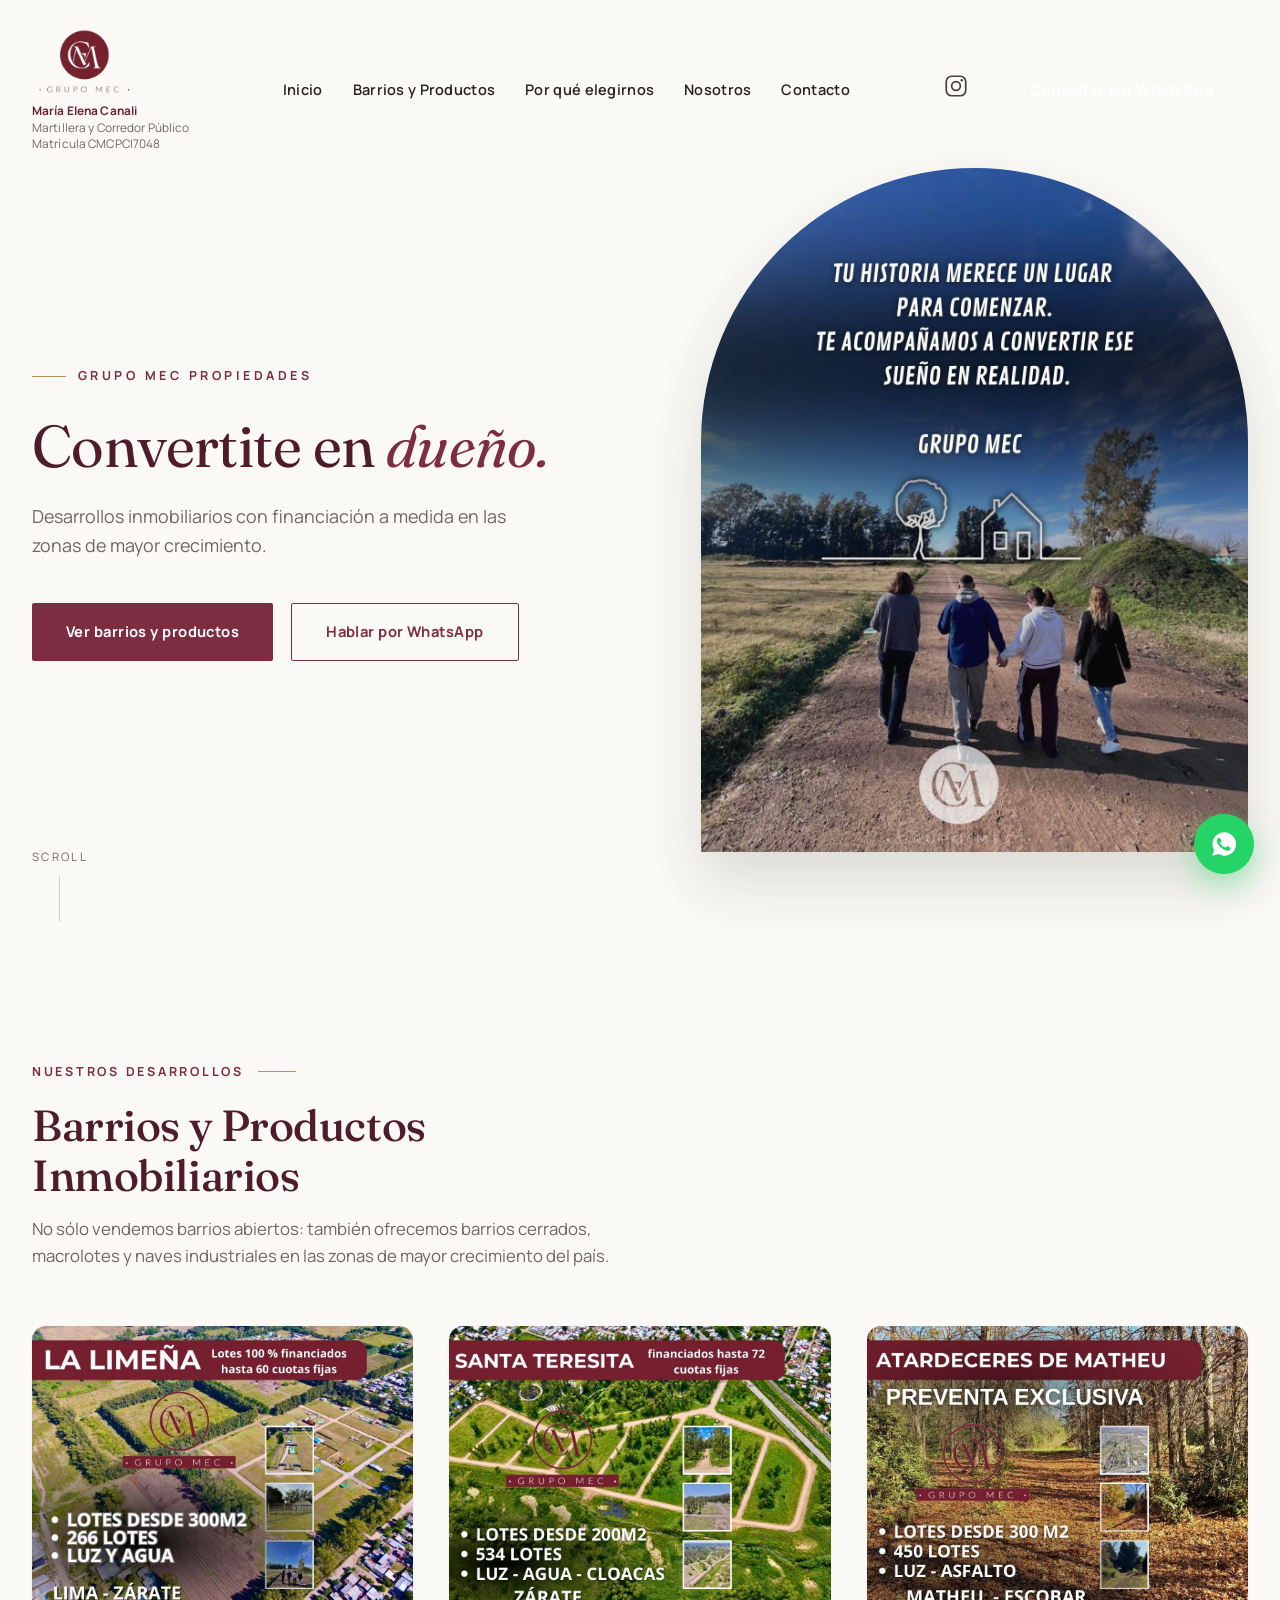
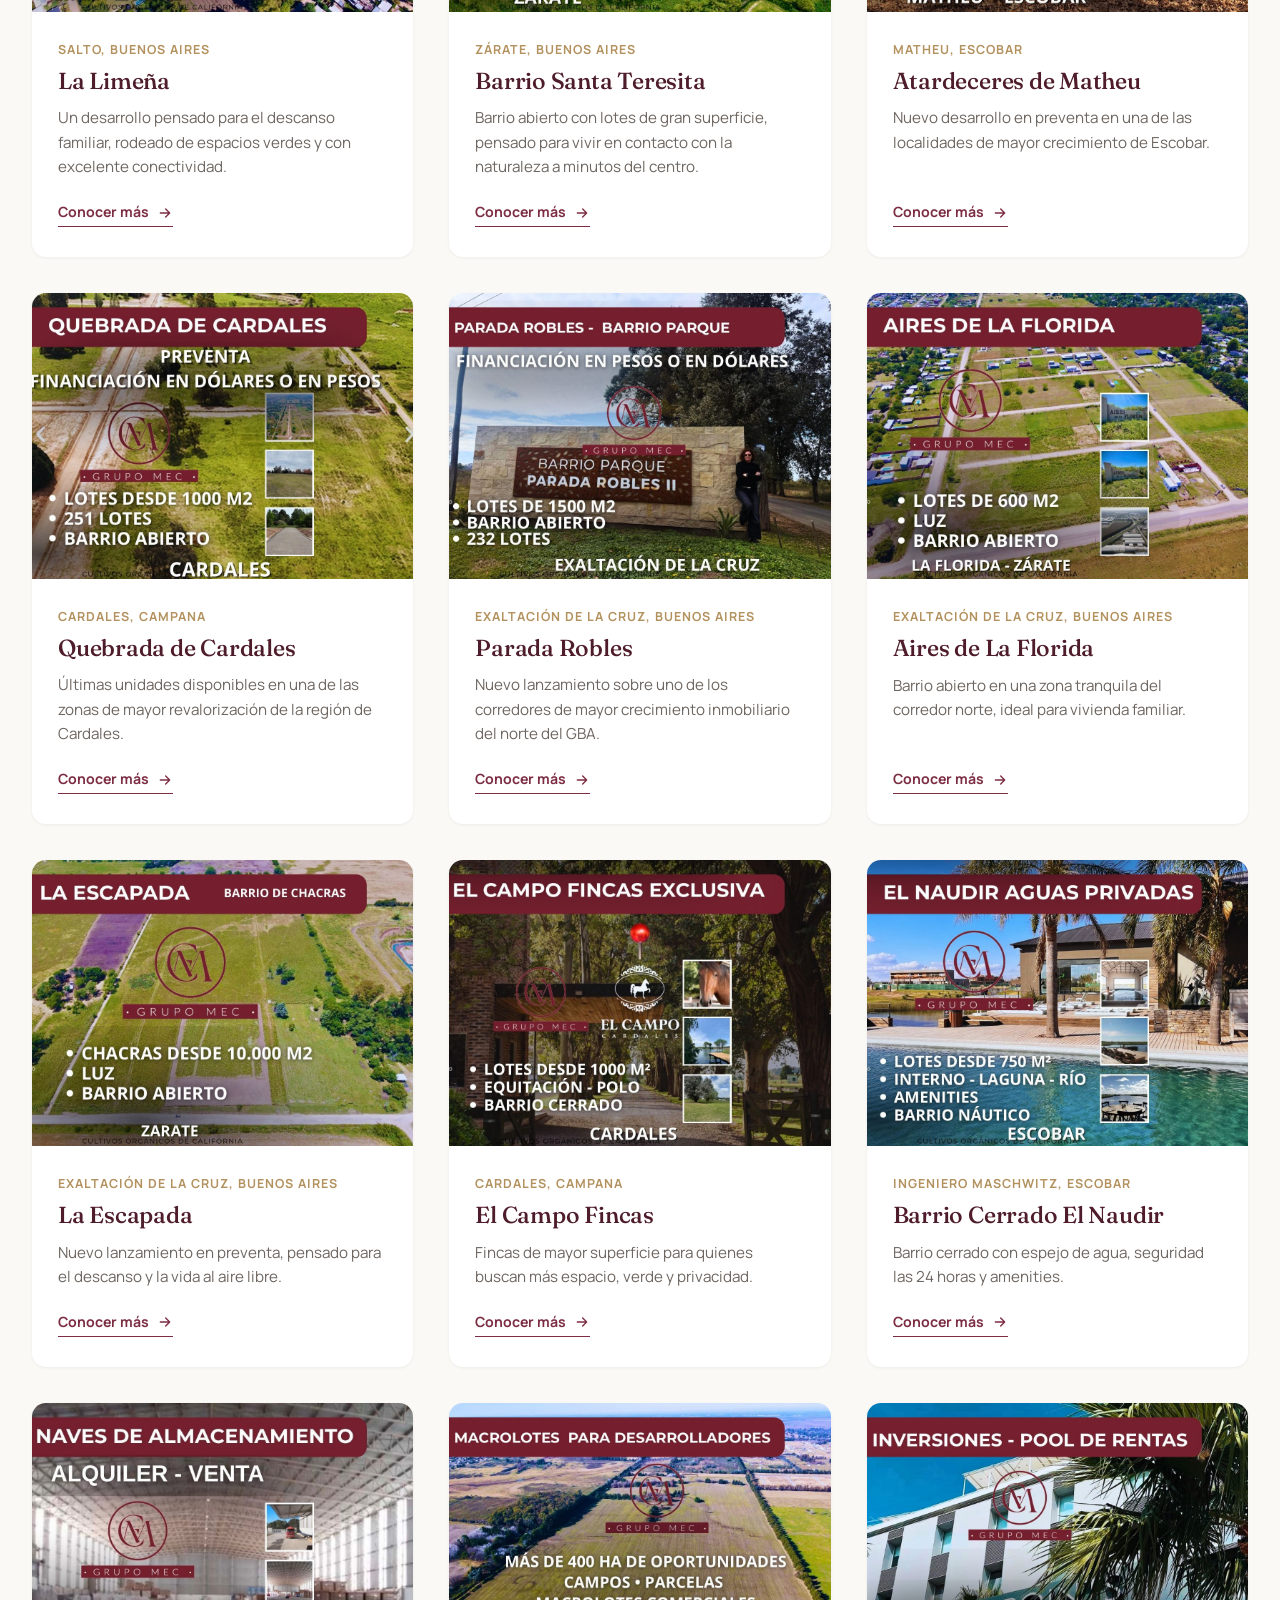
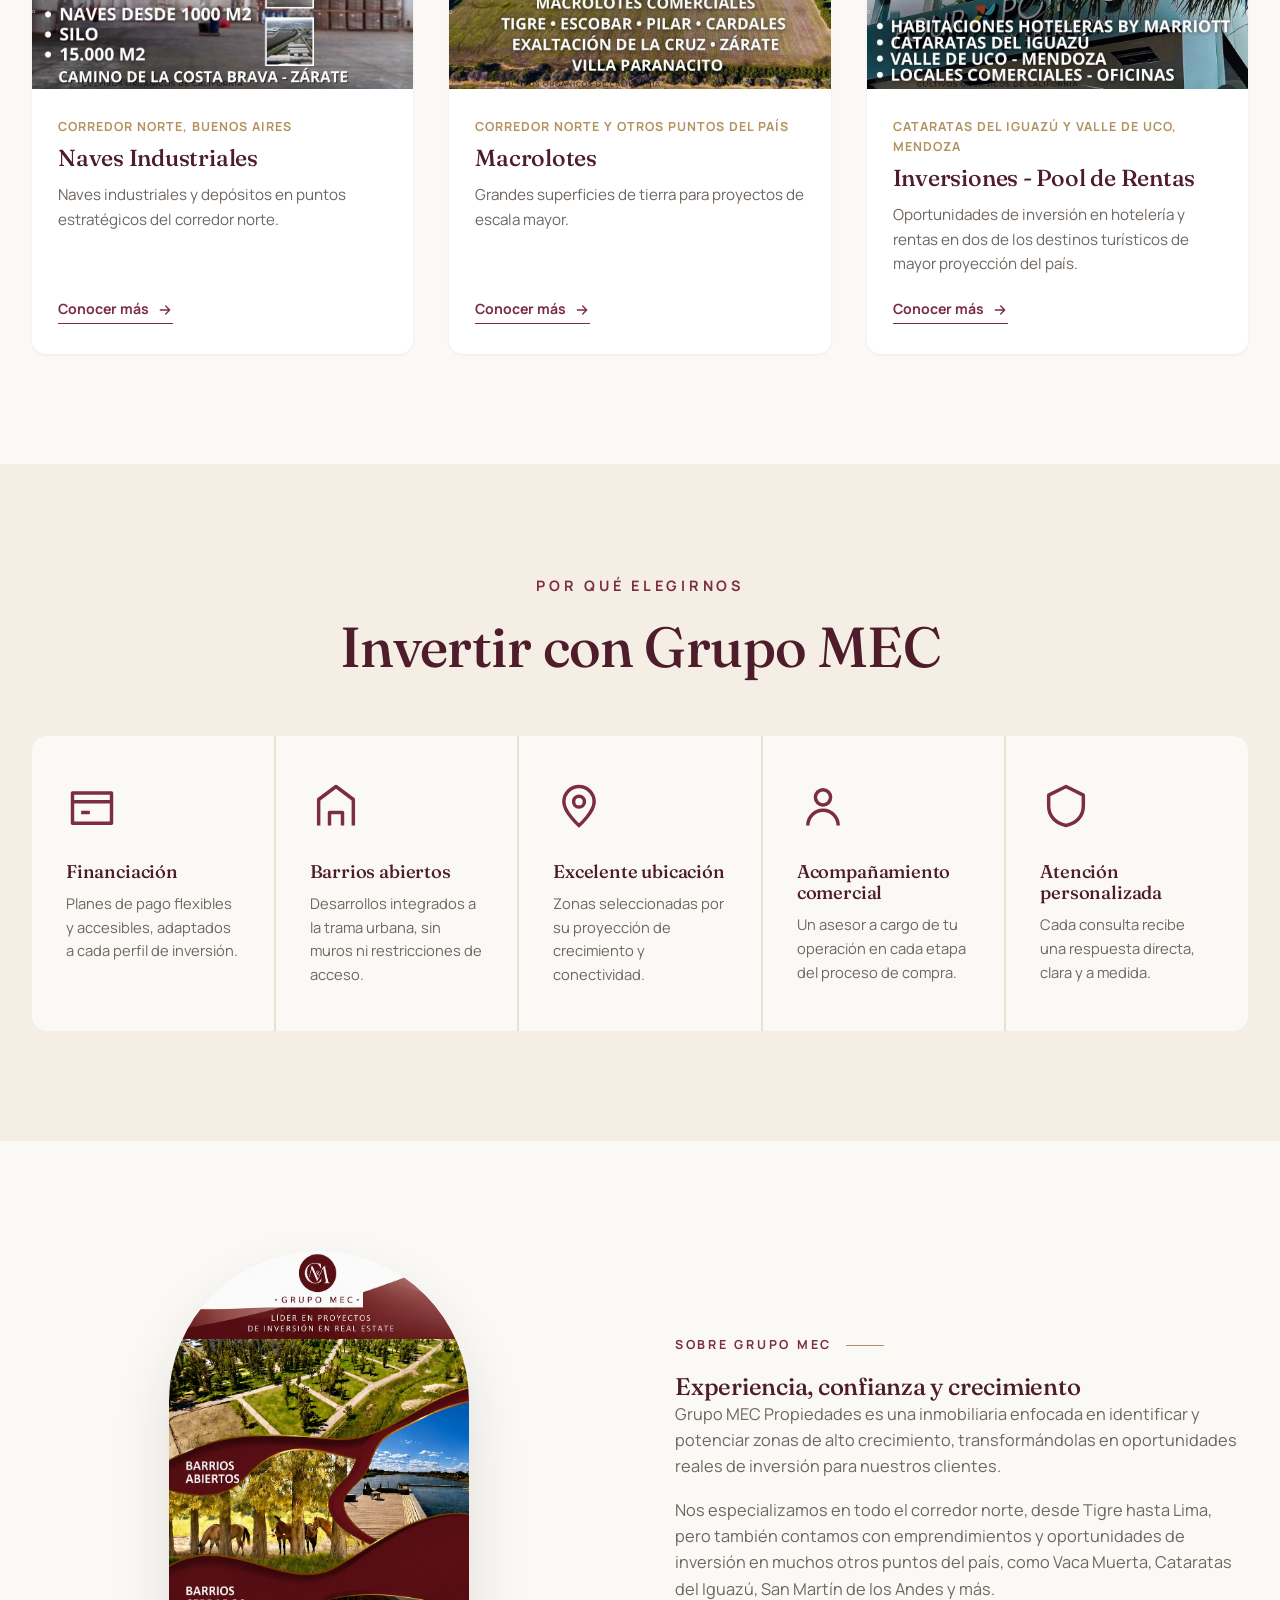
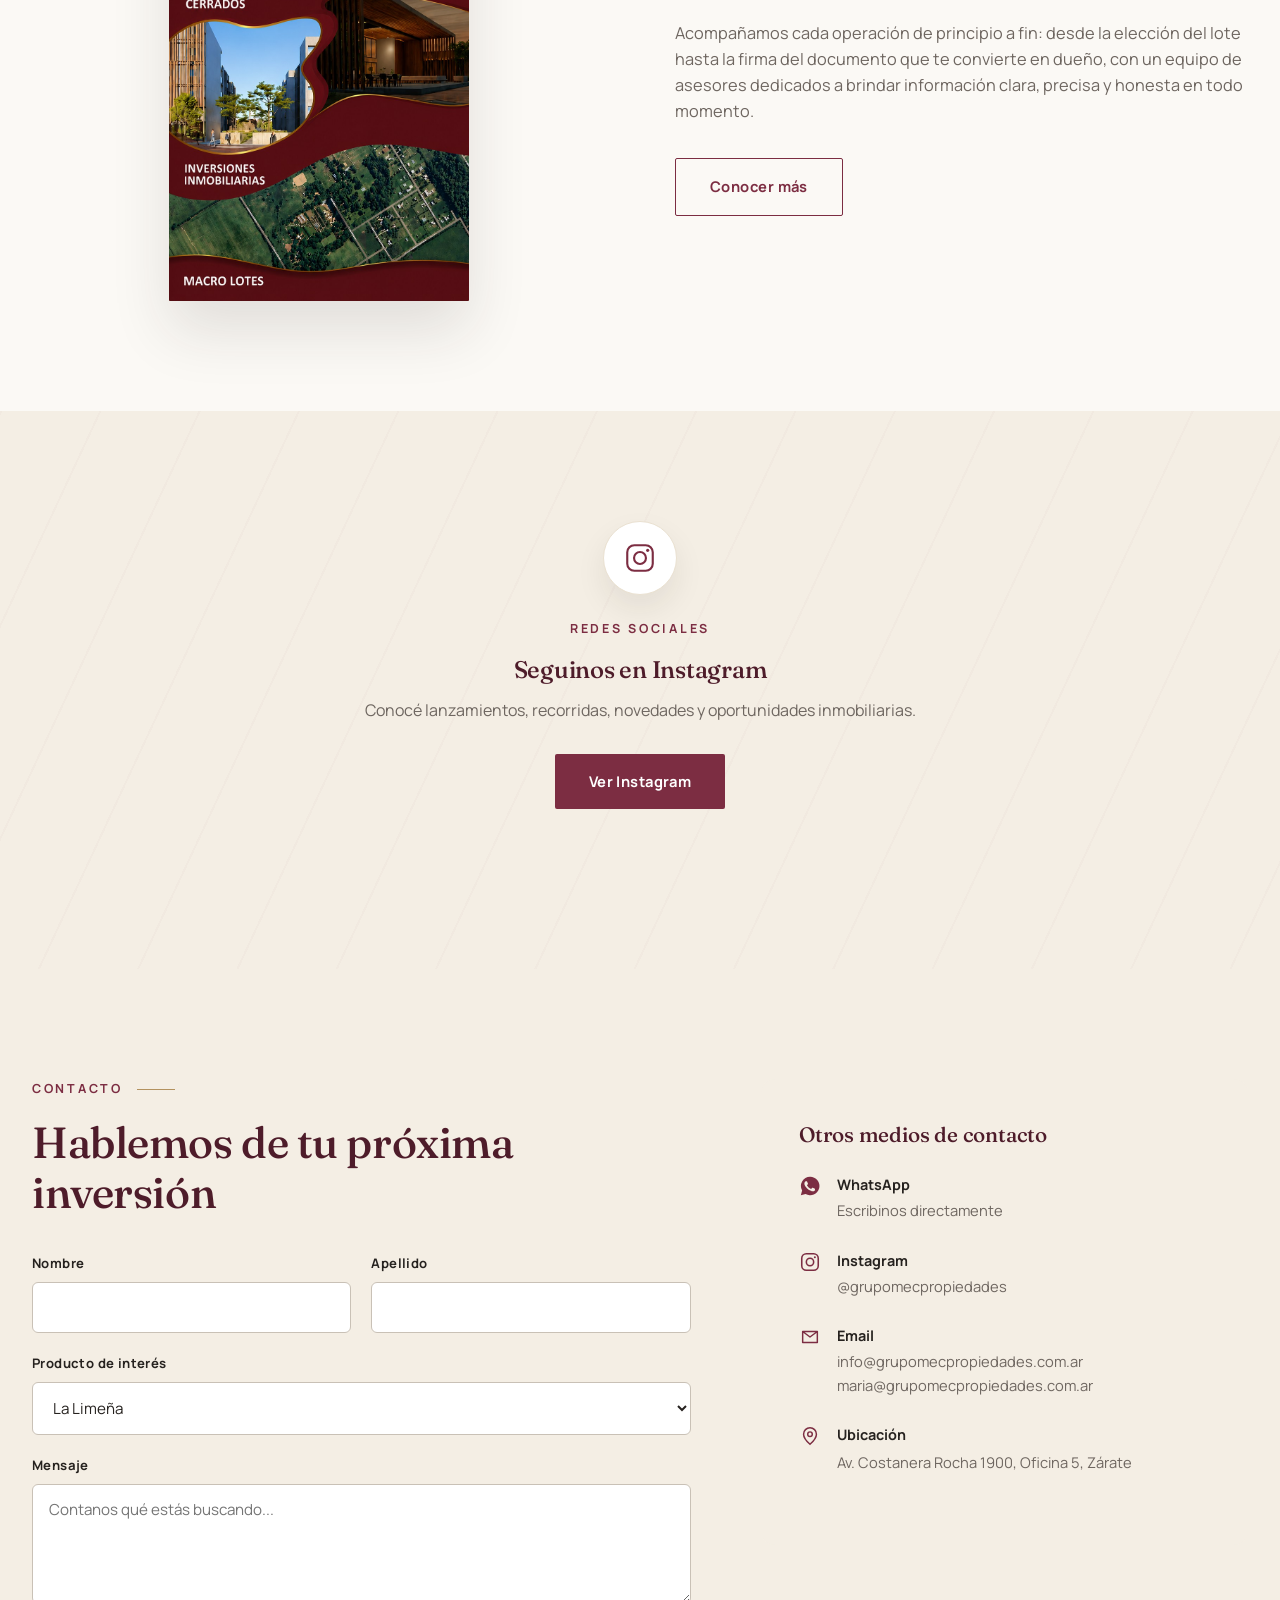
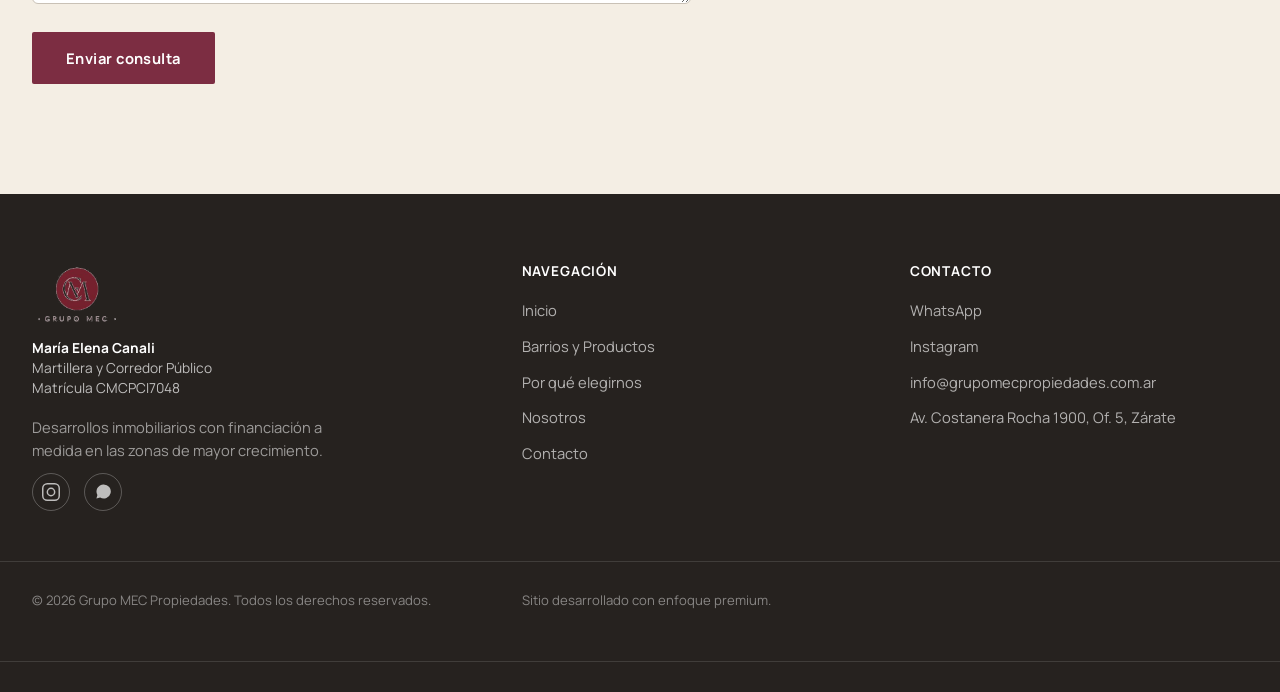
<file: js/index.html>
<!DOCTYPE html>
<html lang="es-AR">
<head>
<meta charset="UTF-8">
<meta name="viewport" content="width=device-width, initial-scale=1.0">
<title>Grupo MEC Propiedades | Desarrollos inmobiliarios con financiación</title>
<meta name="description" content="Grupo MEC Propiedades: barrios abiertos, barrios cerrados, macrolotes y naves industriales con financiación a medida en el corredor norte y otros puntos estratégicos del país. Conocé Barrio Santa Teresita, La Limeña, Quebrada de Cardales y Parada Robles.">

<!-- Open Graph -->
<meta property="og:type" content="website">
<meta property="og:site_name" content="Grupo MEC Propiedades">
<meta property="og:title" content="Grupo MEC Propiedades | Convertite en dueño">
<meta property="og:description" content="Desarrollos inmobiliarios con financiación a medida en las zonas de mayor crecimiento.">
<meta property="og:image" content="images/logo.png">
<meta property="og:locale" content="es_AR">

<link rel="icon" href="images/logo.png">
<link rel="stylesheet" href="css/style.css">
</head>
<body>

<!-- ============ HEADER ============ -->
<header class="header">
  <div class="container">
    <a href="index.html" class="header__logo">
      <img src="images/logo.png" alt="Grupo MEC Propiedades">
      <span class="header__license"><span>María Elena Canali</span><span>Martillera y Corredor Público</span><span>Matrícula CMCPCI7048</span></span>
    </a>

    <nav class="nav">
      <a class="nav__link" href="#inicio">Inicio</a>
      <a class="nav__link" href="#barrios">Barrios y Productos</a>
      <a class="nav__link" href="#beneficios">Por qué elegirnos</a>
      <a class="nav__link" href="#nosotros">Nosotros</a>
      <a class="nav__link" href="#contacto">Contacto</a>
    </nav>

    <div class="header__actions">
      <a class="header__social" href="#" data-instagram aria-label="Instagram de Grupo MEC">
        <svg width="26" height="26" viewBox="0 0 24 24" fill="none"><rect x="3" y="3" width="18" height="18" rx="5" stroke="currentColor" stroke-width="1.6"/><circle cx="12" cy="12" r="4" stroke="currentColor" stroke-width="1.6"/><circle cx="17.3" cy="6.7" r="1.1" fill="currentColor"/></svg>
      </a>
      <a class="btn btn--ghost" href="#" data-wsp>Consultar por WhatsApp</a>
    </div>

    <button class="menu-toggle" aria-label="Abrir menú">
      <span></span><span></span><span></span>
    </button>
  </div>

  <nav class="nav-mobile">
    <a href="#inicio">Inicio</a>
    <a href="#barrios">Barrios y Productos</a>
    <a href="#beneficios">Por qué elegirnos</a>
    <a href="#nosotros">Nosotros</a>
    <a href="#contacto">Contacto</a>
    <a class="btn btn--primary" href="#" data-wsp>Consultar por WhatsApp</a>
    <a href="#" data-instagram aria-label="Instagram de Grupo MEC" style="font-size:1rem;">Seguinos en Instagram</a>
    <span class="nav-mobile__license"><span>María Elena Canali</span><span>Martillera y Corredor Público</span><span>Matrícula CMCPCI7048</span></span>
  </nav>
</header>

<!-- ============ HERO ============ -->
<section class="hero" id="inicio">
  <div class="container">
    <div class="hero__content">
      <span class="hero__eyebrow">Grupo MEC Propiedades</span>
      <h1>Convertite en <em>dueño.</em></h1>
      <p>Desarrollos inmobiliarios con financiación a medida en las zonas de mayor crecimiento.</p>
      <div class="hero__actions">
        <a class="btn btn--primary" href="#barrios">Ver barrios y productos</a>
        <a class="btn btn--outline" href="#" data-wsp>Hablar por WhatsApp</a>
      </div>
    </div>
    <div class="hero__media" role="img" aria-label="Familia caminando hacia su futuro terreno con Grupo MEC Propiedades" style="background-image:url('images/hero-portada.jpg');background-size:cover;background-position:center;"></div>
  </div>
  <div class="scroll-cue">
    <span>Scroll</span>
    <div class="scroll-cue__line"></div>
  </div>
</section>

<!-- ============ EMPRENDIMIENTOS ============ -->
<section class="section" id="barrios">
  <div class="container">
    <div class="section-head reveal">
      <div class="eyebrow">Nuestros desarrollos</div>
      <h2>Barrios y Productos Inmobiliarios</h2>
      <p>No sólo vendemos barrios abiertos: también ofrecemos barrios cerrados, macrolotes y naves industriales en las zonas de mayor crecimiento del país.</p>
    </div>
    <div class="dev-grid" data-dev-grid></div>
  </div>
</section>

<!-- ============ BENEFICIOS ============ -->
<section class="section section--alt" id="beneficios">
  <div class="container">
    <div class="section-head center section-head--lg reveal" style="margin-left:auto;margin-right:auto">
      <div class="eyebrow">Por qué elegirnos</div>
      <h2>Invertir con Grupo MEC</h2>
    </div>

    <div class="benefits reveal">
      <div class="benefit">
        <svg class="benefit__icon" viewBox="0 0 24 24" fill="none"><path d="M3 10h18M7 15h4M3 6h18v14H3V6z" stroke="currentColor" stroke-width="1.6" stroke-linejoin="round"/></svg>
        <h3>Financiación</h3>
        <p>Planes de pago flexibles y accesibles, adaptados a cada perfil de inversión.</p>
      </div>
      <div class="benefit">
        <svg class="benefit__icon" viewBox="0 0 24 24" fill="none"><path d="M4 21V9l8-6 8 6v12M9 21v-6h6v6" stroke="currentColor" stroke-width="1.6" stroke-linejoin="round"/></svg>
        <h3>Barrios abiertos</h3>
        <p>Desarrollos integrados a la trama urbana, sin muros ni restricciones de acceso.</p>
      </div>
      <div class="benefit">
        <svg class="benefit__icon" viewBox="0 0 24 24" fill="none"><path d="M12 21s-7-6.2-7-11a7 7 0 1114 0c0 4.8-7 11-7 11z" stroke="currentColor" stroke-width="1.6"/><circle cx="12" cy="10" r="2.5" stroke="currentColor" stroke-width="1.6"/></svg>
        <h3>Excelente ubicación</h3>
        <p>Zonas seleccionadas por su proyección de crecimiento y conectividad.</p>
      </div>
      <div class="benefit">
        <svg class="benefit__icon" viewBox="0 0 24 24" fill="none"><circle cx="12" cy="8" r="3.5" stroke="currentColor" stroke-width="1.6"/><path d="M5 21c0-3.9 3.1-7 7-7s7 3.1 7 7" stroke="currentColor" stroke-width="1.6"/></svg>
        <h3>Acompañamiento comercial</h3>
        <p>Un asesor a cargo de tu operación en cada etapa del proceso de compra.</p>
      </div>
      <div class="benefit">
        <svg class="benefit__icon" viewBox="0 0 24 24" fill="none"><path d="M12 3l8 4v5c0 5-3.5 8-8 9-4.5-1-8-4-8-9V7l8-4z" stroke="currentColor" stroke-width="1.6" stroke-linejoin="round"/></svg>
        <h3>Atención personalizada</h3>
        <p>Cada consulta recibe una respuesta directa, clara y a medida.</p>
      </div>
    </div>
  </div>
</section>

<!-- ============ NOSOTROS ============ -->
<section class="section" id="nosotros">
  <div class="container about">
    <div class="about__media reveal" style="background-image:url('images/nosotros-grupo-mec.jpg');background-size:cover;background-position:center;" role="img" aria-label="Grupo MEC Propiedades — líder en proyectos de inversión en real estate"></div>
    <div class="about__text reveal">
      <div class="eyebrow">Sobre Grupo MEC</div>
      <h2>Experiencia, confianza y crecimiento</h2>
      <p>Grupo MEC Propiedades es una inmobiliaria enfocada en identificar y potenciar zonas de alto crecimiento, transformándolas en oportunidades reales de inversión para nuestros clientes.</p>
      <p>Nos especializamos en todo el corredor norte, desde Tigre hasta Lima, pero también contamos con emprendimientos y oportunidades de inversión en muchos otros puntos del país, como Vaca Muerta, Cataratas del Iguazú, San Martín de los Andes y más.</p>
      <p>Acompañamos cada operación de principio a fin: desde la elección del lote hasta la firma del documento que te convierte en dueño, con un equipo de asesores dedicados a brindar información clara, precisa y honesta en todo momento.</p>
      <a class="btn btn--outline" href="#contacto">Conocer más</a>
    </div>
  </div>
</section>

<!-- ============ INSTAGRAM ============ -->
<section class="section instagram">
  <div class="container">
    <div class="instagram-head reveal">
      <div class="instagram-icon" aria-hidden="true">
        <svg width="34" height="34" viewBox="0 0 24 24" fill="none"><rect x="3" y="3" width="18" height="18" rx="5" stroke="currentColor" stroke-width="1.5"/><circle cx="12" cy="12" r="4.2" stroke="currentColor" stroke-width="1.5"/><circle cx="17.4" cy="6.6" r="1.1" fill="currentColor"/></svg>
      </div>
      <div class="eyebrow">Redes sociales</div>
      <h2>Seguinos en Instagram</h2>
      <p>Conocé lanzamientos, recorridas, novedades y oportunidades inmobiliarias.</p>
      <a class="btn btn--primary" href="#" data-instagram>Ver Instagram</a>
    </div>
    <!-- Espacio reservado para cargar publicaciones reales del feed de Instagram
         (por ejemplo mediante la API de Instagram Graph o un servicio como SnapWidget/Elfsight) -->
  </div>
</section>

<!-- ============ CONTACTO ============ -->
<section class="section section--alt" id="contacto">
  <div class="container contact">
    <div class="reveal">
      <div class="eyebrow">Contacto</div>
      <h2 style="font-size:clamp(2rem,3.4vw,2.8rem);margin-bottom:36px;">Hablemos de tu próxima inversión</h2>

      <form data-contact-form>
        <div class="form-row">
          <div class="field">
            <label for="nombre">Nombre</label>
            <input type="text" id="nombre" name="nombre" required>
          </div>
          <div class="field">
            <label for="apellido">Apellido</label>
            <input type="text" id="apellido" name="apellido" required>
          </div>
        </div>
        <div class="field">
          <label for="producto">Producto de interés</label>
          <select id="producto" name="producto" data-product-select>
            <option value="Aún no lo sé">Aún no lo sé</option>
          </select>
        </div>
        <div class="field">
          <label for="mensaje">Mensaje</label>
          <textarea id="mensaje" name="mensaje" placeholder="Contanos qué estás buscando..."></textarea>
        </div>
        <button type="submit" class="btn btn--primary">Enviar consulta</button>
        <p class="form-msg"></p>
      </form>
    </div>

    <div class="reveal">
      <div class="contact-side">
        <h3>Otros medios de contacto</h3>
        <div class="contact-item">
          <svg viewBox="0 0 24 24" fill="currentColor"><path d="M12 2a10 10 0 00-8.6 15L2 22l5.2-1.4A10 10 0 1012 2zm5.7 14.3c-.2.7-1.4 1.3-2 1.4-.5.1-1.1.1-1.8-.1-.4-.1-1-.3-1.7-.6-3-1.3-4.9-4.3-5.1-4.5-.1-.2-1.2-1.6-1.2-3 0-1.4.7-2.1 1-2.4.3-.3.6-.3.8-.3h.6c.2 0 .4 0 .6.5.2.5.8 1.9.8 2 .1.2.1.3 0 .5-.1.2-.2.3-.3.5l-.5.5c-.2.2-.3.3-.1.6.2.3.8 1.3 1.7 2.1 1.2 1 2.2 1.4 2.5 1.5.3.1.4.1.6-.1l.8-.9c.2-.3.4-.2.7-.1l1.8.9c.2.1.4.2.5.3.1.2.1.9-.1 1.6z"/></svg>
          <div>
            <strong>WhatsApp</strong>
            <a href="#" data-wsp>Escribinos directamente</a>
          </div>
        </div>
        <div class="contact-item">
          <svg viewBox="0 0 24 24" fill="none"><rect x="3" y="3" width="18" height="18" rx="5" stroke="currentColor" stroke-width="1.7"/><circle cx="12" cy="12" r="4" stroke="currentColor" stroke-width="1.7"/><circle cx="17.3" cy="6.7" r="1.1" fill="currentColor"/></svg>
          <div>
            <strong>Instagram</strong>
            <a href="#" data-instagram>@grupomecpropiedades</a>
          </div>
        </div>
        <div class="contact-item">
          <svg viewBox="0 0 24 24" fill="none"><path d="M4 6l8 6 8-6M4 6h16v12H4V6z" stroke="currentColor" stroke-width="1.6" stroke-linejoin="round"/></svg>
          <div>
            <strong>Email</strong>
            <a href="mailto:info@grupomecpropiedades.com.ar">info@grupomecpropiedades.com.ar</a>
            <a href="mailto:maria@grupomecpropiedades.com.ar">maria@grupomecpropiedades.com.ar</a>
          </div>
        </div>
        <div class="contact-item">
          <svg viewBox="0 0 24 24" fill="none"><path d="M12 21s-7-6.2-7-11a7 7 0 1114 0c0 4.8-7 11-7 11z" stroke="currentColor" stroke-width="1.6"/><circle cx="12" cy="10" r="2.5" stroke="currentColor" stroke-width="1.6"/></svg>
          <div>
            <strong>Ubicación</strong>
            <span>Av. Costanera Rocha 1900, Oficina 5, Zárate</span>
          </div>
        </div>
      </div>
    </div>
  </div>
</section>

<!-- ============ FOOTER ============ -->
<footer class="footer">
  <div class="container">
    <div class="footer__brand">
      <img src="images/logo.png" alt="Grupo MEC Propiedades">
      <span class="footer__license"><span>María Elena Canali</span><span>Martillera y Corredor Público</span><span>Matrícula CMCPCI7048</span></span>
      <p>Desarrollos inmobiliarios con financiación a medida en las zonas de mayor crecimiento.</p>
      <div class="footer__social">
        <a href="#" data-instagram aria-label="Instagram">
          <svg width="22" height="22" viewBox="0 0 24 24" fill="none"><rect x="3" y="3" width="18" height="18" rx="5" stroke="currentColor" stroke-width="1.6"/><circle cx="12" cy="12" r="4" stroke="currentColor" stroke-width="1.6"/></svg>
        </a>
        <a href="#" data-wsp aria-label="WhatsApp">
          <svg width="17" height="17" viewBox="0 0 24 24" fill="currentColor"><path d="M12 2a10 10 0 00-8.6 15L2 22l5.2-1.4A10 10 0 1012 2z"/></svg>
        </a>
      </div>
    </div>
    <div class="footer__col">
      <h4>Navegación</h4>
      <a href="#inicio">Inicio</a>
      <a href="#barrios">Barrios y Productos</a>
      <a href="#beneficios">Por qué elegirnos</a>
      <a href="#nosotros">Nosotros</a>
      <a href="#contacto">Contacto</a>
    </div>
    <div class="footer__col">
      <h4>Contacto</h4>
      <a href="#" data-wsp>WhatsApp</a>
      <a href="#" data-instagram>Instagram</a>
      <a href="mailto:info@grupomecpropiedades.com.ar">info@grupomecpropiedades.com.ar</a>
      <span style="display:block;font-size:.92rem;color:rgba(255,255,255,.65)">Av. Costanera Rocha 1900, Of. 5, Zárate</span>
    </div>
  </div>
  <div class="container footer__bottom">
    <span>© 2026 Grupo MEC Propiedades. Todos los derechos reservados.</span>
    <span>Sitio desarrollado con enfoque premium.</span>
  </div>
</footer>

<div class="wsp-widget">
  <a class="wsp-float" href="#" data-wsp aria-label="Hablar por WhatsApp">
    <svg viewBox="0 0 24 24" fill="currentColor"><path d="M12 2a10 10 0 00-8.6 15L2 22l5.2-1.4A10 10 0 1012 2zm5.7 14.3c-.2.7-1.4 1.3-2 1.4-.5.1-1.1.1-1.8-.1-.4-.1-1-.3-1.7-.6-3-1.3-4.9-4.3-5.1-4.5-.1-.2-1.2-1.6-1.2-3 0-1.4.7-2.1 1-2.4.3-.3.6-.3.8-.3h.6c.2 0 .4 0 .6.5.2.5.8 1.9.8 2 .1.2.1.3 0 .5-.1.2-.2.3-.3.5l-.5.5c-.2.2-.3.3-.1.6.2.3.8 1.3 1.7 2.1 1.2 1 2.2 1.4 2.5 1.5.3.1.4.1.6-.1l.8-.9c.2-.3.4-.2.7-.1l1.8.9c.2.1.4.2.5.3.1.2.1.9-.1 1.6z"/></svg>
  </a>
</div>

<script src="js/data.js"></script>
<script src="js/main.js"></script>
</body>
</html>
</file>
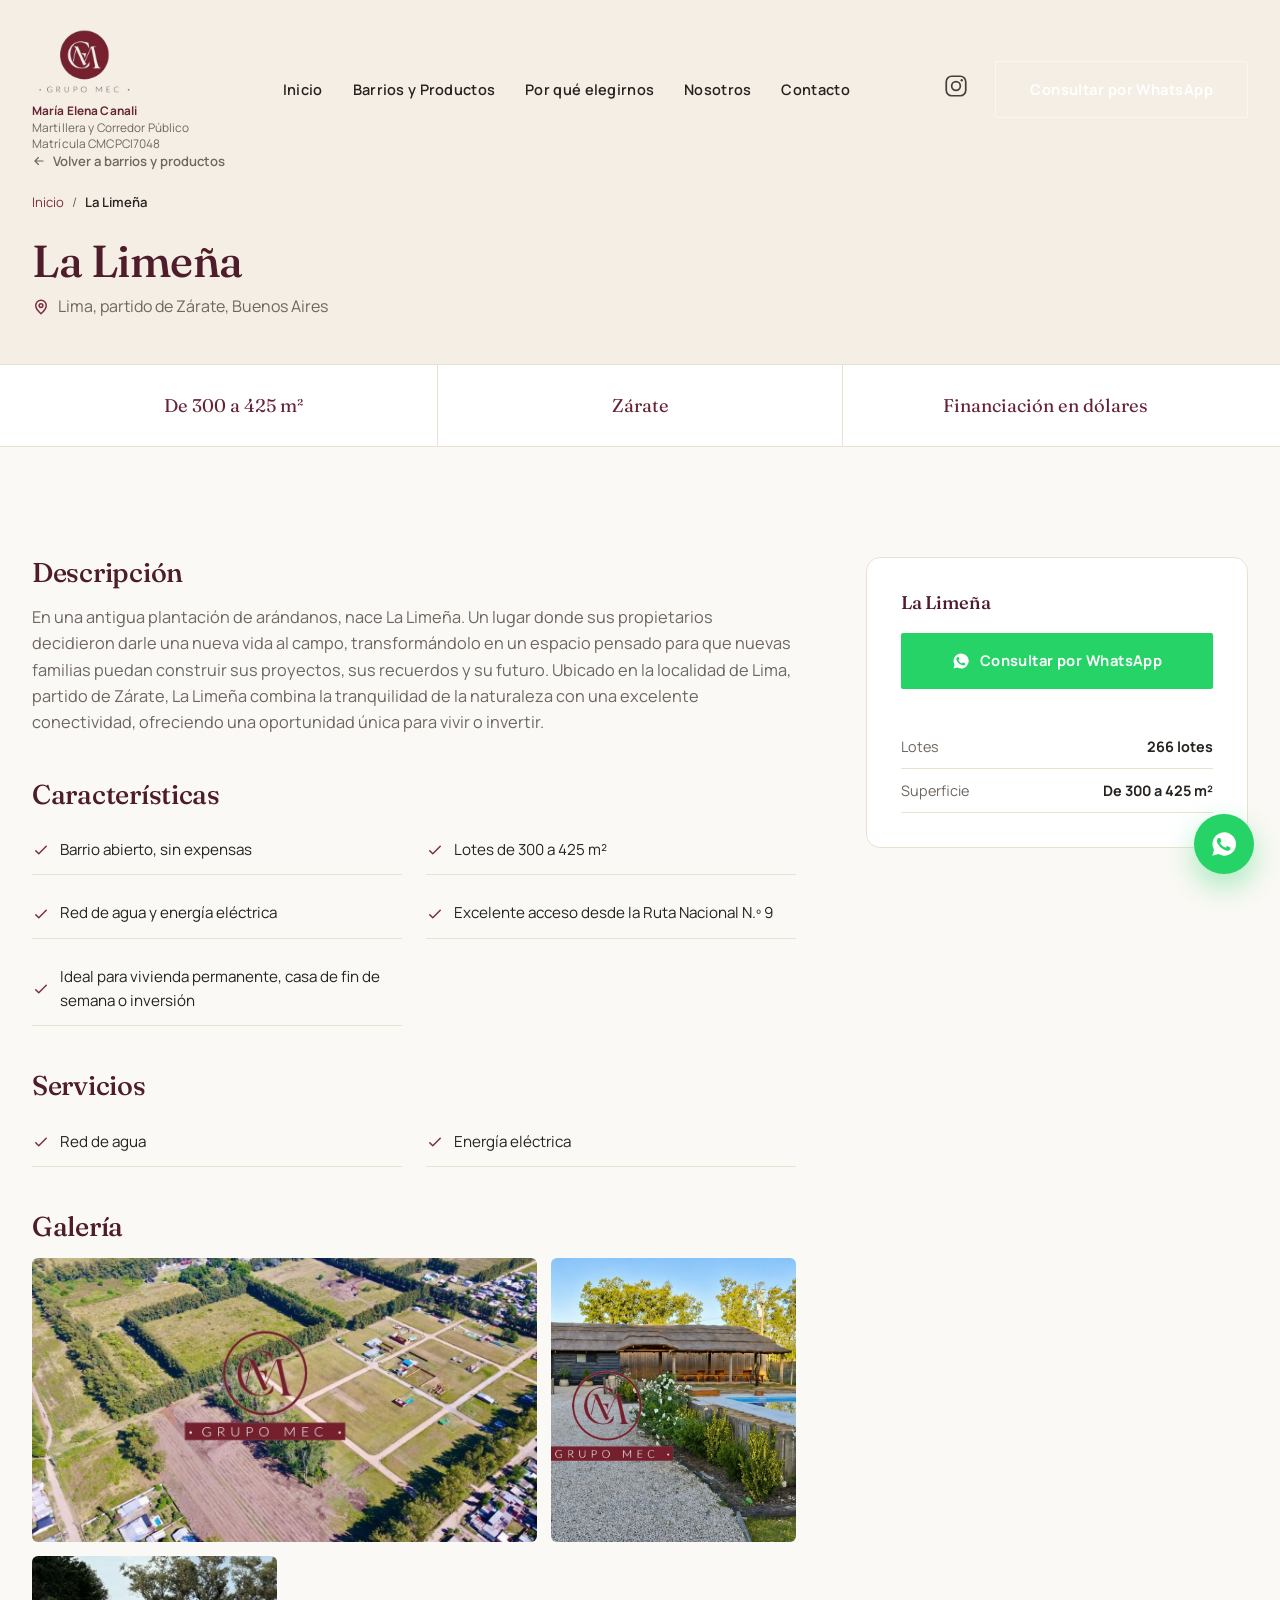
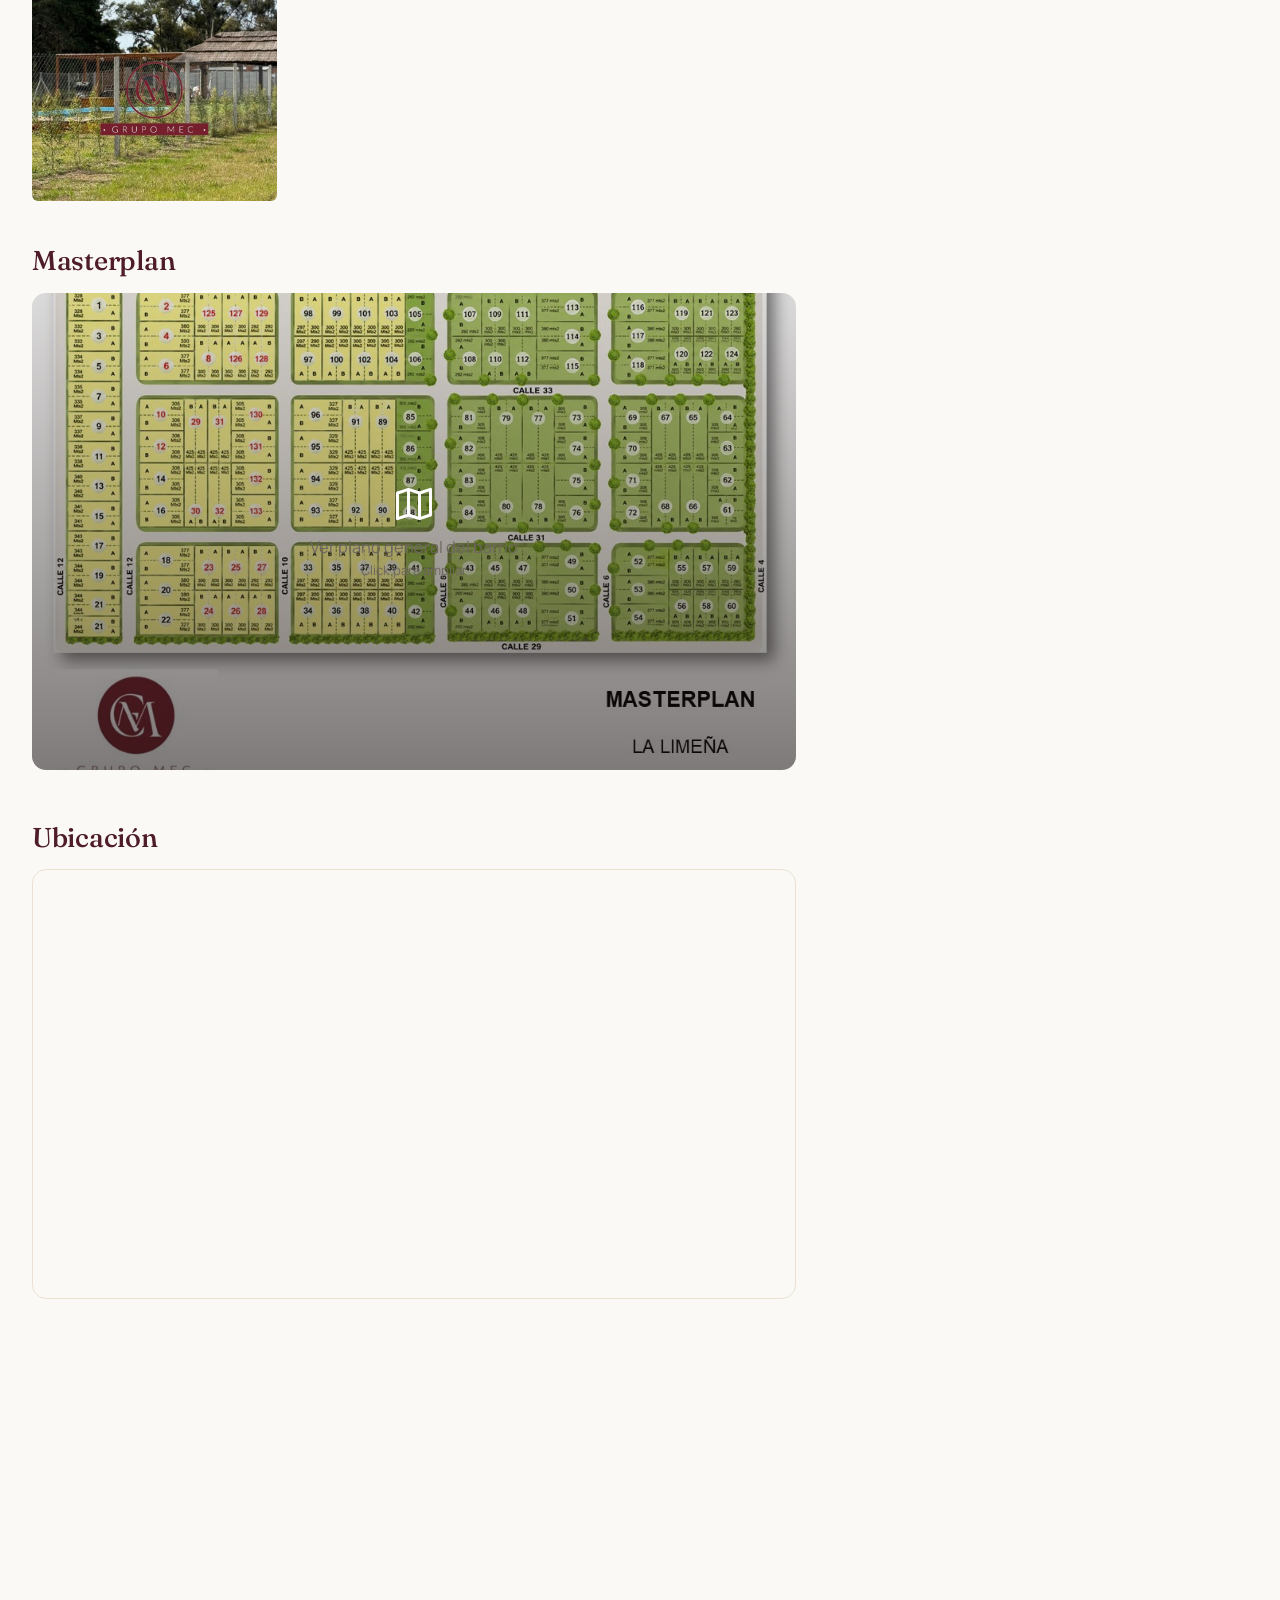
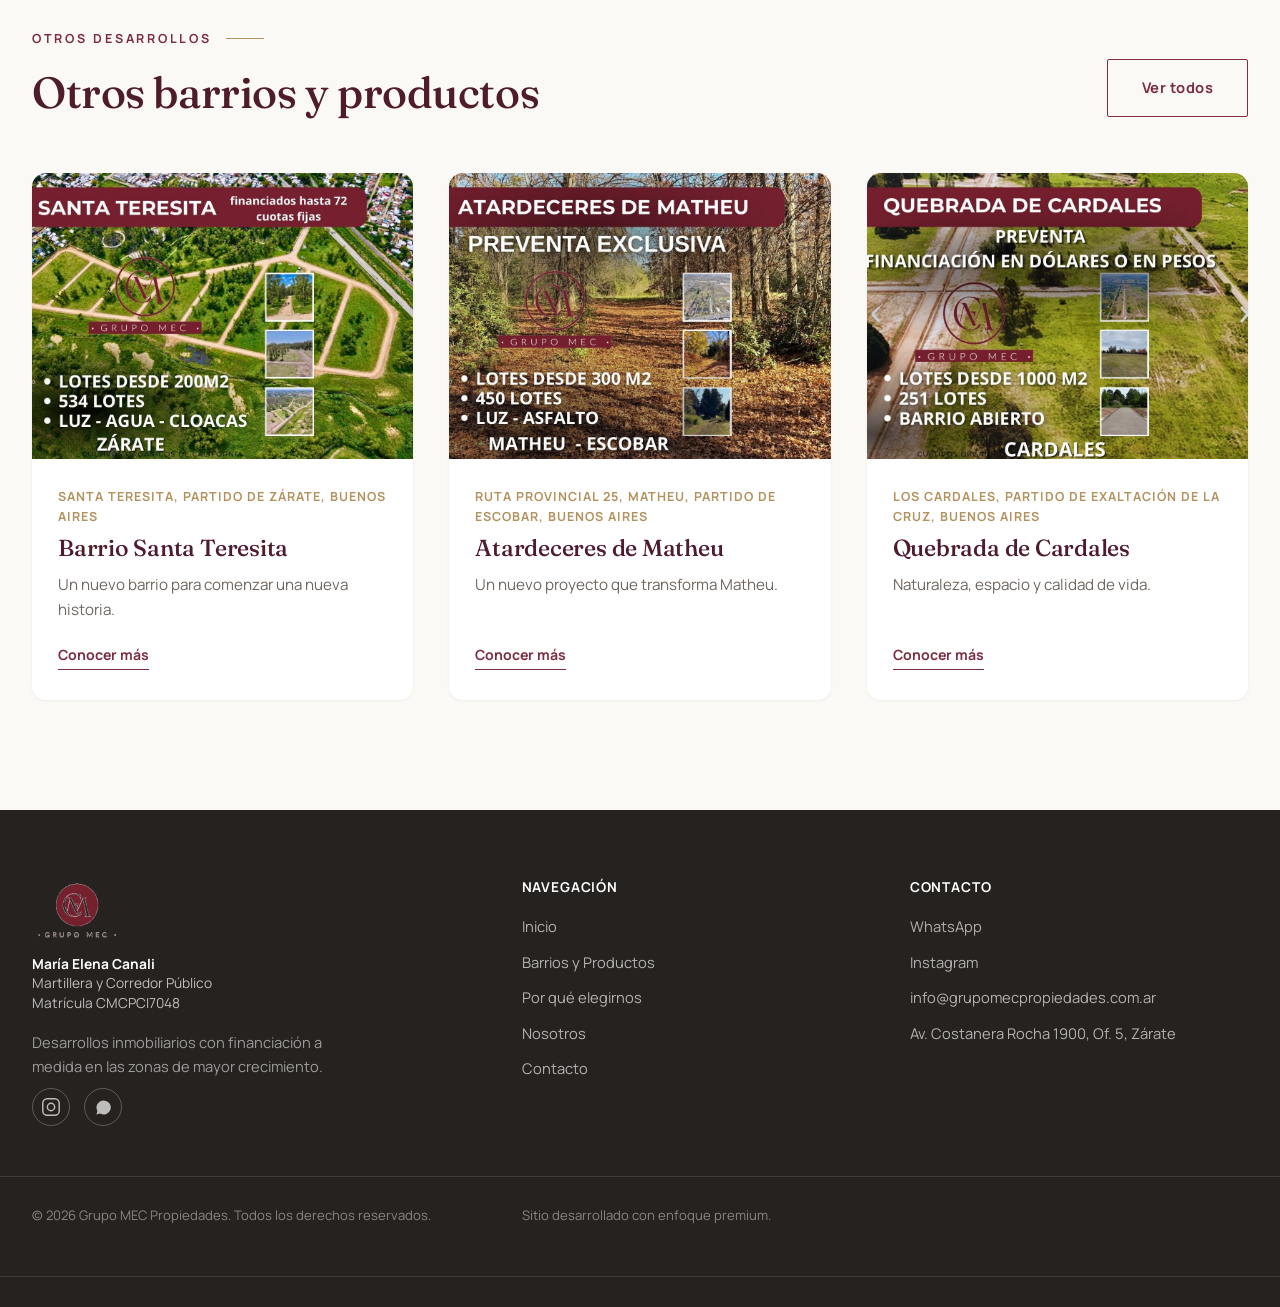
<file: emprendimiento.html>
<!DOCTYPE html>
<html lang="es-AR">
<head>
<meta charset="UTF-8">
<meta name="viewport" content="width=device-width, initial-scale=1.0">
<title>Emprendimiento | Grupo MEC Propiedades</title>
<meta name="description" content="Conocé en detalle este emprendimiento de Grupo MEC Propiedades: ubicación, características, servicios y financiación disponible.">
<meta property="og:type" content="website">
<meta property="og:site_name" content="Grupo MEC Propiedades">
<link rel="icon" href="images/logo.png">
<link rel="stylesheet" href="css/style.css">
</head>
<body>

<!-- ============ HEADER ============ -->
<header class="header">
  <div class="container">
    <a href="index.html" class="header__logo">
      <img src="images/logo.png" alt="Grupo MEC Propiedades">
      <span class="header__license"><span>María Elena Canali</span><span>Martillera y Corredor Público</span><span>Matrícula CMCPCI7048</span></span>
    </a>

    <nav class="nav">
      <a class="nav__link" href="index.html#inicio">Inicio</a>
      <a class="nav__link" href="index.html#barrios">Barrios y Productos</a>
      <a class="nav__link" href="index.html#beneficios">Por qué elegirnos</a>
      <a class="nav__link" href="index.html#nosotros">Nosotros</a>
      <a class="nav__link" href="index.html#contacto">Contacto</a>
    </nav>

    <div class="header__actions">
      <a class="header__social" href="#" data-instagram aria-label="Instagram de Grupo MEC">
        <svg width="26" height="26" viewBox="0 0 24 24" fill="none"><rect x="3" y="3" width="18" height="18" rx="5" stroke="currentColor" stroke-width="1.6"/><circle cx="12" cy="12" r="4" stroke="currentColor" stroke-width="1.6"/><circle cx="17.3" cy="6.7" r="1.1" fill="currentColor"/></svg>
      </a>
      <a class="btn btn--ghost" href="#" data-wsp>Consultar por WhatsApp</a>
    </div>

    <button class="menu-toggle" aria-label="Abrir menú">
      <span></span><span></span><span></span>
    </button>
  </div>

  <nav class="nav-mobile">
    <a href="index.html#inicio">Inicio</a>
    <a href="index.html#barrios">Barrios y Productos</a>
    <a href="index.html#beneficios">Por qué elegirnos</a>
    <a href="index.html#nosotros">Nosotros</a>
    <a href="index.html#contacto">Contacto</a>
    <a class="btn btn--primary" href="#" data-wsp>Consultar por WhatsApp</a>
    <span class="nav-mobile__license"><span>María Elena Canali</span><span>Martillera y Corredor Público</span><span>Matrícula CMCPCI7048</span></span>
  </nav>
</header>

<!-- Contenido poblado dinámicamente según ?id= en la URL (ver js/main.js) -->
<main data-dev-detail></main>

<section class="section related">
  <div class="container" data-dev-related></div>
</section>

<!-- ============ FOOTER ============ -->
<footer class="footer">
  <div class="container">
    <div class="footer__brand">
      <img src="images/logo.png" alt="Grupo MEC Propiedades">
      <span class="footer__license"><span>María Elena Canali</span><span>Martillera y Corredor Público</span><span>Matrícula CMCPCI7048</span></span>
      <p>Desarrollos inmobiliarios con financiación a medida en las zonas de mayor crecimiento.</p>
      <div class="footer__social">
        <a href="#" data-instagram aria-label="Instagram">
          <svg width="22" height="22" viewBox="0 0 24 24" fill="none"><rect x="3" y="3" width="18" height="18" rx="5" stroke="currentColor" stroke-width="1.6"/><circle cx="12" cy="12" r="4" stroke="currentColor" stroke-width="1.6"/></svg>
        </a>
        <a href="#" data-wsp aria-label="WhatsApp">
          <svg width="17" height="17" viewBox="0 0 24 24" fill="currentColor"><path d="M12 2a10 10 0 00-8.6 15L2 22l5.2-1.4A10 10 0 1012 2z"/></svg>
        </a>
      </div>
    </div>
    <div class="footer__col">
      <h4>Navegación</h4>
      <a href="index.html#inicio">Inicio</a>
      <a href="index.html#barrios">Barrios y Productos</a>
      <a href="index.html#beneficios">Por qué elegirnos</a>
      <a href="index.html#nosotros">Nosotros</a>
      <a href="index.html#contacto">Contacto</a>
    </div>
    <div class="footer__col">
      <h4>Contacto</h4>
      <a href="#" data-wsp>WhatsApp</a>
      <a href="#" data-instagram>Instagram</a>
      <a href="mailto:info@grupomecpropiedades.com.ar">info@grupomecpropiedades.com.ar</a>
      <span style="display:block;font-size:.92rem;color:rgba(255,255,255,.65)">Av. Costanera Rocha 1900, Of. 5, Zárate</span>
    </div>
  </div>
  <div class="container footer__bottom">
    <span>© 2026 Grupo MEC Propiedades. Todos los derechos reservados.</span>
    <span>Sitio desarrollado con enfoque premium.</span>
  </div>
</footer>

<div class="wsp-widget">
  <a class="wsp-float" href="#" data-wsp aria-label="Hablar por WhatsApp">
    <svg viewBox="0 0 24 24" fill="currentColor"><path d="M12 2a10 10 0 00-8.6 15L2 22l5.2-1.4A10 10 0 1012 2zm5.7 14.3c-.2.7-1.4 1.3-2 1.4-.5.1-1.1.1-1.8-.1-.4-.1-1-.3-1.7-.6-3-1.3-4.9-4.3-5.1-4.5-.1-.2-1.2-1.6-1.2-3 0-1.4.7-2.1 1-2.4.3-.3.6-.3.8-.3h.6c.2 0 .4 0 .6.5.2.5.8 1.9.8 2 .1.2.1.3 0 .5-.1.2-.2.3-.3.5l-.5.5c-.2.2-.3.3-.1.6.2.3.8 1.3 1.7 2.1 1.2 1 2.2 1.4 2.5 1.5.3.1.4.1.6-.1l.8-.9c.2-.3.4-.2.7-.1l1.8.9c.2.1.4.2.5.3.1.2.1.9-.1 1.6z"/></svg>
  </a>
</div>

<script src="js/data.js"></script>
<script src="js/main.js"></script>
</body>
</html>
</file>
<file: js/css/style.css>
/* ============================================================
   GRUPO MEC PROPIEDADES — Hoja de estilos principal
   Estructura:
   1. Fuentes y variables (tokens de diseño)
   2. Reset y base
   3. Utilidades / animaciones
   4. Header
   5. Hero
   6. Emprendimientos
   7. Beneficios
   8. Nosotros
   9. Instagram
   10. Contacto
   11. Footer
   12. Página de emprendimiento (detalle)
   13. Responsive
   ============================================================ */

@import url('https://fonts.googleapis.com/css2?family=Fraunces:ital,opsz,wght@0,9..144,300;0,9..144,400;0,9..144,500;0,9..144,600;1,9..144,400&family=Manrope:wght@400;500;600;700;800&display=swap');

/* ---------- 1. TOKENS ---------- */
:root{
  /* Paleta — derivada del bordó institucional del logo */
  --bordo-900:#4E1C2A;
  --bordo-800:#672436;
  --bordo-700:#7C2D42;   /* bordó principal */
  --bordo-600:#93435A;
  --bordo-100:#F4E7EA;

  --beige-050:#FBF9F5;   /* fondo general */
  --beige-100:#F4EEE4;   /* fondo alterno de sección */
  --beige-200:#EAE1D1;

  --gold-500:#B3925F;    /* metal cálido — detalle, nunca protagonista */

  --gray-900:#26221F;    /* texto principal, gris cálido oscuro */
  --gray-600:#6E6660;    /* texto secundario */
  --gray-300:#C9C1B6;

  --white:#FFFFFF;

  --font-display:'Fraunces', serif;
  --font-body:'Manrope', sans-serif;

  --container:1280px;
  --radius-sm:6px;
  --radius-md:14px;

  --ease:cubic-bezier(.22,.61,.36,1);
  --dur:.6s;
}

/* ---------- 2. RESET / BASE ---------- */
*,*::before,*::after{box-sizing:border-box;margin:0;padding:0;}
html{scroll-behavior:smooth;}
body{
  font-family:var(--font-body);
  color:var(--gray-900);
  background:var(--beige-050);
  line-height:1.6;
  -webkit-font-smoothing:antialiased;
  overflow-x:hidden;
}
img{max-width:100%;display:block;}
a{text-decoration:none;color:inherit;}
ul{list-style:none;}
button{font-family:inherit;cursor:pointer;border:none;background:none;}
input,textarea,select{font-family:inherit;}

h1,h2,h3,h4{
  font-family:var(--font-display);
  font-weight:500;
  line-height:1.15;
  letter-spacing:-.01em;
  color:var(--bordo-900);
}

.container{
  width:100%;
  max-width:var(--container);
  margin:0 auto;
  padding:0 32px;
}

.eyebrow{
  display:flex;
  align-items:center;
  gap:14px;
  font-size:.78rem;
  letter-spacing:.22em;
  text-transform:uppercase;
  color:var(--bordo-700);
  font-weight:700;
  margin-bottom:18px;
}
.eyebrow::after{
  content:"";
  width:38px;
  height:1px;
  background:var(--gold-500);
}

.section{padding:110px 0;}
.section--alt{background:var(--beige-100);}
.section-head{max-width:640px;margin-bottom:56px;}
.section-head h2{font-size:clamp(2rem,3.4vw,2.8rem);}
.section-head p{color:var(--gray-600);margin-top:16px;font-size:1.05rem;}
.section-head.center{margin-left:auto;margin-right:auto;text-align:center;}
.section-head.center .eyebrow{justify-content:center;}
.section-head.center .eyebrow::after{display:none;}
.section-head--lg .eyebrow{font-size:.9rem;letter-spacing:.26em;}
.section-head--lg h2{font-size:clamp(2.4rem,4.4vw,3.6rem);}

/* Botones */
.btn{
  display:inline-flex;
  align-items:center;
  justify-content:center;
  gap:10px;
  padding:16px 34px;
  font-size:.92rem;
  font-weight:700;
  letter-spacing:.03em;
  border-radius:2px;
  transition:all .4s var(--ease);
  white-space:nowrap;
}
.btn--primary{
  background:var(--bordo-700);
  color:var(--white);
}
.btn--primary:hover{background:var(--bordo-900);transform:translateY(-2px);}
.btn--ghost{
  background:transparent;
  color:var(--white);
  border:1px solid rgba(255,255,255,.55);
}
.btn--ghost:hover{background:rgba(255,255,255,.12);border-color:#fff;}
.btn--outline{
  background:transparent;
  color:var(--bordo-700);
  border:1px solid var(--bordo-700);
}
.btn--outline:hover{background:var(--bordo-700);color:var(--white);}
.btn--wsp{
  background:#25D366;
  color:#fff;
}
.btn--wsp:hover{background:#1EBE5A;transform:translateY(-2px);}
.btn svg{width:18px;height:18px;flex:none;}

/* Arco — elemento distintivo, eco del monograma circular del logo */
.arch-mask{
  border-radius:999px 999px var(--radius-sm) var(--radius-sm);
  overflow:hidden;
}

/* ---------- Placeholders fotograficos ---------- */
.ph{width:100%;height:100%;position:relative;overflow:hidden;background-size:cover;}
.media-fill{width:100%;height:100%;display:block;position:relative;overflow:hidden;border-radius:inherit;}
.ph::after{
  content:"";position:absolute;inset:0;
  background-image:repeating-linear-gradient(125deg, rgba(255,255,255,.05) 0 2px, transparent 2px 46px);
}
.ph-1{background:linear-gradient(150deg,#C9C1B6 0%,#8C8478 55%,#4A453E 100%);}
.ph-2{background:linear-gradient(150deg,#B8AF9E 0%,#7A7266 55%,#3D3830 100%);}
.ph-3{background:linear-gradient(150deg,#C7B08A 0%,#9B7F55 55%,#4A3B26 100%);}
.ph-4{background:linear-gradient(150deg,#A8A296 0%,#6E6660 55%,#35312B 100%);}
.ph-5{background:linear-gradient(150deg,#BDB6A8 0%,#847C6E 55%,#403A31 100%);}
.ph-6{background:linear-gradient(150deg,#D2C9B8 0%,#9B8F7A 55%,#453D31 100%);}

/* Reveal on scroll */
.reveal{
  opacity:0;
  transform:translateY(28px);
  transition:opacity .9s var(--ease), transform .9s var(--ease);
}
.reveal.is-visible{opacity:1;transform:translateY(0);}

@media (prefers-reduced-motion:reduce){
  .reveal{opacity:1;transform:none;transition:none;}
  html{scroll-behavior:auto;}
}

/* ---------- 4. HEADER ---------- */
.header{
  position:fixed;
  top:0;left:0;right:0;
  z-index:1000;
  padding:26px 0;
  transition:padding .4s var(--ease), background .4s var(--ease), box-shadow .4s var(--ease);
}
.header .container{
  display:flex;
  align-items:center;
  justify-content:space-between;
}
.header--solid{
  padding:14px 0;
  background:rgba(251,249,245,.92);
  backdrop-filter:blur(10px);
  box-shadow:0 6px 24px rgba(38,34,31,.06);
}
.header__logo{display:flex;flex-direction:column;align-items:flex-start;gap:3px;}
.header__logo img{height:74px;width:auto;transition:height .4s var(--ease);}
.header--solid .header__logo img{height:52px;}
.header__license{
  display:flex;
  flex-direction:column;
  font-size:.74rem;
  line-height:1.4;
  letter-spacing:.01em;
  color:var(--gray-600);
  white-space:nowrap;
}
.header__license span:first-child{font-weight:700;color:var(--bordo-800);}
.header--solid .header__license{font-size:.68rem;line-height:1.3;}
@media (max-width:1240px){
  .header__license{display:none;}
}
.nav{display:flex;align-items:center;gap:30px;}
.nav__link{
  font-size:.91rem;
  font-weight:600;
  letter-spacing:.02em;
  position:relative;
  padding:4px 0;
}
.nav__link::after{
  content:"";
  position:absolute;left:0;bottom:0;
  width:0;height:1px;
  background:currentColor;
  transition:width .35s var(--ease);
}
.nav__link:hover::after{width:100%;}

.header__actions{display:flex;align-items:center;gap:26px;}
.header__social{opacity:.85;transition:opacity .3s;}
.header__social:hover{opacity:1;}

.header-cta{display:none;}
.header--solid .btn--ghost{color:var(--bordo-700);border-color:var(--bordo-700);}
.header--solid .btn--ghost:hover{background:var(--bordo-700);color:#fff;}

.menu-toggle{
  display:none;
  flex-direction:column;
  gap:5px;
  width:30px;
  z-index:1100;
}
.menu-toggle span{height:2px;width:100%;background:var(--gray-900);transition:all .3s var(--ease);}
.header--solid .menu-toggle span{background:var(--bordo-900);}

/* Oculto por defecto: sólo se activa dentro del breakpoint mobile de más abajo */
.nav-mobile{display:none;}

/* ---------- 5. HERO ---------- */
.hero{
  position:relative;
  padding:168px 0 100px;
  display:flex;
  align-items:center;
  color:var(--gray-900);
  overflow:hidden;
  background:var(--beige-050);
}
.hero .container{
  display:grid;
  grid-template-columns:1.05fr .95fr;
  gap:64px;
  align-items:center;
}
.hero__media{
  position:relative;
  aspect-ratio:4/5;
  border-radius:999px 999px var(--radius-sm) var(--radius-sm);
  overflow:hidden;
  box-shadow:0 30px 60px rgba(38,34,31,.14);
}
.hero__content{
  position:relative;z-index:1;
  max-width:560px;
}
.hero__eyebrow{
  display:inline-flex;align-items:center;gap:12px;
  font-size:.78rem;letter-spacing:.28em;text-transform:uppercase;
  color:var(--bordo-700);font-weight:700;margin-bottom:26px;
}
.hero__eyebrow::before{content:"";width:34px;height:1px;background:var(--gold-500);}
.hero h1{
  color:var(--bordo-900);
  font-size:clamp(2.4rem,4.6vw,4.2rem);
  font-weight:400;
  margin-bottom:22px;
}
.hero h1 em{font-style:italic;color:var(--bordo-700);}
.hero p{
  font-size:clamp(1.05rem,1.4vw,1.2rem);
  color:var(--gray-600);
  max-width:480px;
  margin-bottom:44px;
}
.hero__actions{display:flex;gap:18px;flex-wrap:wrap;}

.scroll-cue{
  position:absolute;
  bottom:30px;left:32px;
  z-index:1;
  display:flex;flex-direction:column;align-items:center;gap:10px;
  color:var(--gray-600);
  font-size:.72rem;letter-spacing:.2em;text-transform:uppercase;
}
.scroll-cue__line{
  width:1px;height:46px;
  background:rgba(38,34,31,.2);
  position:relative;overflow:hidden;
}
.scroll-cue__line::after{
  content:"";position:absolute;top:-100%;left:0;width:100%;height:100%;
  background:var(--bordo-700);
  animation:scrollcue 2.2s infinite var(--ease);
}
@keyframes scrollcue{
  0%{top:-100%;}
  60%{top:100%;}
  100%{top:100%;}
}

/* ---------- 6. EMPRENDIMIENTOS ---------- */
.dev-grid{
  display:grid;
  grid-template-columns:repeat(auto-fit,minmax(280px,1fr));
  gap:36px;
}
.dev-card{
  background:var(--white);
  border-radius:var(--radius-md);
  overflow:hidden;
  box-shadow:0 1px 3px rgba(38,34,31,.06);
  transition:transform .5s var(--ease), box-shadow .5s var(--ease);
  display:flex;flex-direction:column;
}
.dev-card:hover{
  transform:translateY(-8px);
  box-shadow:0 26px 48px rgba(38,34,31,.14);
}
.dev-card__media{
  position:relative;
  aspect-ratio:4/3;
  overflow:hidden;
}
.dev-card__media img{
  width:100%;height:100%;object-fit:cover;
  transition:transform .8s var(--ease);
}
.dev-card:hover .dev-card__media img{transform:scale(1.06);}
.dev-card__status{
  position:absolute;top:16px;left:16px;
  background:rgba(251,249,245,.92);
  color:var(--bordo-700);
  font-size:.7rem;font-weight:700;letter-spacing:.06em;text-transform:uppercase;
  padding:7px 14px;border-radius:2px;
}
.dev-card__body{padding:28px 26px 30px;display:flex;flex-direction:column;flex:1;}
.dev-card__loc{
  font-size:.78rem;letter-spacing:.08em;text-transform:uppercase;
  color:var(--gold-500);font-weight:700;margin-bottom:8px;
}
.dev-card__body h3{font-size:1.45rem;margin-bottom:12px;}
.dev-card__body p{color:var(--gray-600);font-size:.95rem;flex:1;margin-bottom:22px;}
.dev-card__link{
  display:inline-flex;align-items:center;gap:8px;
  font-weight:700;font-size:.88rem;color:var(--bordo-700);
  border-bottom:1px solid var(--bordo-700);
  padding-bottom:2px;width:fit-content;
  transition:gap .3s var(--ease), color .3s;
}
.dev-card__link:hover{gap:14px;}

/* ---------- 7. BENEFICIOS ---------- */
.benefits{
  display:grid;
  grid-template-columns:repeat(auto-fit,minmax(230px,1fr));
  gap:2px;
  background:var(--beige-200);
  border-radius:var(--radius-md);
  overflow:hidden;
}
.benefit{
  background:var(--beige-050);
  padding:44px 34px;
  transition:background .4s var(--ease);
}
.benefit:hover{background:var(--white);}
.benefit__icon{
  width:52px;height:52px;
  margin-bottom:22px;
  color:var(--bordo-700);
}
.benefit h3{font-size:1.15rem;margin-bottom:10px;}
.benefit p{color:var(--gray-600);font-size:.92rem;}

/* ---------- 8. NOSOTROS ---------- */
.about{
  display:grid;
  grid-template-columns:1fr 1fr;
  gap:70px;
  align-items:center;
}
.about__media{
  position:relative;
  width:100%;
  max-width:300px;
  height:650px;
  margin:0 auto;
  border-radius:999px 999px var(--radius-sm) var(--radius-sm);
  overflow:hidden;
  background-color:var(--beige-100);
  box-shadow:0 30px 60px rgba(38,34,31,.12);
}
.about__text p{color:var(--gray-600);margin-bottom:18px;font-size:1.02rem;}
.about__text .btn{margin-top:16px;}

/* ---------- 9. INSTAGRAM ---------- */
.instagram{
  background:var(--beige-100);
  color:var(--gray-900);
  position:relative;
  overflow:hidden;
}
.instagram::before{
  content:"";position:absolute;inset:0;
  background-image:repeating-linear-gradient(115deg, rgba(124,45,66,.025) 0 2px, transparent 2px 90px);
}
.instagram .container{position:relative;}
.instagram-head{max-width:600px;margin:0 auto 50px;text-align:center;}
.instagram-icon{
  width:74px;height:74px;
  border-radius:50%;
  background:var(--white);
  border:1px solid var(--beige-200);
  color:var(--bordo-700);
  display:flex;align-items:center;justify-content:center;
  margin:0 auto 24px;
  box-shadow:0 14px 30px rgba(38,34,31,.08);
}
.instagram-head .eyebrow{justify-content:center;color:var(--bordo-700);}
.instagram-head .eyebrow::after{display:none;}
.instagram-head h2{color:var(--bordo-900);}
.instagram-head p{color:var(--gray-600);margin-top:14px;}
.instagram-head .btn{margin-top:30px;}

/* ---------- 10. CONTACTO ---------- */
.contact{
  display:grid;
  grid-template-columns:1.15fr .85fr;
  gap:70px;
}
.form-row{display:grid;grid-template-columns:1fr 1fr;gap:20px;}
.field{margin-bottom:20px;}
.field label{
  display:block;font-size:.82rem;font-weight:700;
  letter-spacing:.03em;color:var(--gray-900);margin-bottom:8px;
}
.field input,.field select,.field textarea{
  width:100%;
  padding:14px 16px;
  border:1px solid var(--gray-300);
  border-radius:var(--radius-sm);
  background:var(--white);
  font-size:.95rem;
  color:var(--gray-900);
  transition:border-color .3s;
}
.field input:focus,.field select:focus,.field textarea:focus{
  outline:none;
  border-color:var(--bordo-700);
}
.field textarea{resize:vertical;min-height:120px;}

.contact-side{
  background:var(--beige-100);
  border-radius:var(--radius-md);
  padding:44px 38px;
}
.contact-side h3{font-size:1.3rem;margin-bottom:26px;}
.contact-item{
  display:flex;gap:16px;align-items:flex-start;
  margin-bottom:26px;
}
.contact-item svg{width:22px;height:22px;color:var(--bordo-700);flex:none;margin-top:2px;}
.contact-item strong{display:block;font-size:.9rem;margin-bottom:3px;}
.contact-item span,.contact-item a{color:var(--gray-600);font-size:.92rem;}
.contact-item a{display:block;}
.contact-item a:hover{color:var(--bordo-700);}

.form-msg{
  margin-top:16px;font-size:.9rem;font-weight:600;display:none;
}
.form-msg.ok{color:#1a7a3c;display:block;}

/* ---------- 11. FOOTER ---------- */
.footer{
  background:var(--gray-900);
  color:rgba(255,255,255,.7);
  padding:70px 0 30px;
}
.footer .container{
  display:grid;
  grid-template-columns:1.3fr 1fr 1fr;
  gap:50px;
  padding-bottom:50px;
  border-bottom:1px solid rgba(255,255,255,.12);
}
.footer__brand img{height:64px;margin-bottom:10px;}
.footer__license{
  display:flex;
  flex-direction:column;
  font-size:.86rem;
  line-height:1.45;
  color:rgba(255,255,255,.7);
  margin-bottom:18px;
}
.footer__license span:first-child{font-weight:700;color:#fff;}
.footer__brand p{font-size:.92rem;max-width:320px;color:rgba(255,255,255,.55);}
.footer h4{color:#fff;font-family:var(--font-body);font-size:.85rem;letter-spacing:.06em;text-transform:uppercase;margin-bottom:20px;font-weight:700;}
.footer__col a{display:block;font-size:.92rem;margin-bottom:12px;color:rgba(255,255,255,.65);transition:color .3s;}
.footer__col a:hover{color:var(--gold-500);}
.footer__social{display:flex;gap:14px;margin-top:10px;}
.footer__social a{
  width:38px;height:38px;border-radius:50%;
  border:1px solid rgba(255,255,255,.25);
  display:flex;align-items:center;justify-content:center;
}
.footer__social a:hover{border-color:var(--gold-500);color:var(--gold-500);}
.footer__bottom{
  padding-top:28px;
  display:flex;justify-content:space-between;flex-wrap:wrap;gap:10px;
  font-size:.82rem;color:rgba(255,255,255,.45);
}

/* WhatsApp float button + burbuja de mensaje */
.wsp-widget{position:fixed;right:26px;bottom:26px;z-index:900;display:flex;flex-direction:column;align-items:flex-end;gap:16px;}
.wsp-float{
  width:60px;height:60px;border-radius:50%;
  background:#25D366;color:#fff;
  display:flex;align-items:center;justify-content:center;
  box-shadow:0 12px 30px rgba(37,211,102,.4);
  transition:transform .35s var(--ease);
  flex:none;
}
.wsp-float:hover{transform:scale(1.08);}
.wsp-float svg{width:28px;height:28px;}

.wsp-tooltip{
  position:relative;
  width:290px;max-width:calc(100vw - 52px);
  background:var(--white);
  border-radius:var(--radius-md);
  box-shadow:0 20px 50px rgba(38,34,31,.18);
  padding:22px 22px 20px;
  transform:translateY(14px) scale(.96);
  opacity:0;visibility:hidden;
  transition:all .4s var(--ease);
}
.wsp-tooltip.is-visible{opacity:1;visibility:visible;transform:translateY(0) scale(1);}
.wsp-tooltip strong{display:block;font-family:var(--font-display);font-size:1.1rem;color:var(--bordo-800);margin-bottom:6px;}
.wsp-tooltip p{font-size:.88rem;color:var(--gray-600);margin-bottom:14px;}
.wsp-tooltip .btn{width:100%;padding:12px 20px;font-size:.85rem;}
.wsp-tooltip__close{
  position:absolute;top:12px;right:12px;
  width:24px;height:24px;border-radius:50%;
  display:flex;align-items:center;justify-content:center;
  color:var(--gray-600);transition:background .3s;
}
.wsp-tooltip__close:hover{background:var(--beige-100);}
.wsp-tooltip__close svg{width:14px;height:14px;}

/* ---------- 12. DETALLE DE EMPRENDIMIENTO ---------- */
.dev-hero{
  position:relative;
  padding:150px 0 44px;
  background:var(--beige-100);
  border-bottom:1px solid var(--beige-200);
}
.dev-hero__content{position:relative;z-index:1;}
.breadcrumb{
  display:flex;align-items:center;gap:8px;flex-wrap:wrap;
  font-size:.82rem;color:var(--gray-600);margin-bottom:22px;
}
.breadcrumb a{color:var(--bordo-700);transition:color .3s;}
.breadcrumb a:hover{color:var(--bordo-900);}
.breadcrumb span[aria-current]{color:var(--gray-900);font-weight:600;}
.back-link{
  display:inline-flex;align-items:center;gap:7px;
  font-size:.82rem;font-weight:600;
  color:var(--gray-600);
  margin-bottom:20px;
  transition:color .3s;
}
.back-link:hover{color:var(--bordo-700);}
.back-link svg{width:14px;height:14px;}
.dev-hero__status{
  display:inline-block;background:var(--gold-500);color:var(--bordo-900);
  font-size:.72rem;font-weight:700;letter-spacing:.06em;text-transform:uppercase;
  padding:7px 16px;border-radius:2px;margin-bottom:18px;
}
.dev-hero h1{color:var(--bordo-900);font-size:clamp(1.9rem,3.6vw,2.8rem);margin-bottom:8px;}
.dev-hero__loc{
  display:flex;align-items:center;gap:8px;
  color:var(--gray-600);font-size:1rem;
}
.dev-hero__loc svg{width:18px;height:18px;color:var(--bordo-700);}

.quickfacts{
  background:var(--white);
  border-bottom:1px solid var(--beige-200);
  position:relative;z-index:2;
}
.quickfacts__row{
  display:flex;flex-wrap:wrap;
  gap:0;
}
.quickfacts__item{
  flex:1;min-width:150px;
  padding:26px 28px;
  font-family:var(--font-display);
  font-size:1.15rem;
  color:var(--bordo-800);
  text-align:center;
  border-right:1px solid var(--beige-200);
}
.quickfacts__item:last-child{border-right:none;}

.dev-body{
  display:grid;grid-template-columns:2fr 1fr;gap:70px;
}
.dev-body__main h2{font-size:1.7rem;margin:44px 0 16px;}
.dev-body__main h2:first-child{margin-top:0;}
.dev-body__main p{color:var(--gray-600);font-size:1.02rem;}

.feature-list{display:grid;grid-template-columns:1fr 1fr;gap:14px 24px;}
.feature-list li{
  display:flex;gap:10px;align-items:center;
  font-size:.95rem;color:var(--gray-900);
  padding:12px 0;border-bottom:1px solid var(--beige-200);
}
.feature-list li svg{width:18px;height:18px;color:var(--bordo-700);flex:none;}

.gallery{display:grid;grid-template-columns:repeat(3,1fr);gap:14px;}
.gallery > div{aspect-ratio:1/1;border-radius:var(--radius-sm);}
.gallery > div:first-child{grid-column:span 2;aspect-ratio:16/9;}

.masterplan-box{
  background:var(--beige-100);
  border-radius:var(--radius-md);
  aspect-ratio:16/10;
  display:flex;align-items:center;justify-content:center;
  flex-direction:column;gap:10px;
  color:var(--gray-600);
  text-align:center;padding:30px;
}
.masterplan-box svg{width:44px;height:44px;color:var(--bordo-700);}

.map-placeholder{
  background:var(--beige-100);
  border-radius:var(--radius-md);
  aspect-ratio:16/9;
  display:flex;align-items:center;justify-content:center;
  flex-direction:column;gap:10px;color:var(--gray-600);
  text-align:center;padding:30px;margin-top:44px;
}
.map-placeholder svg{width:40px;height:40px;color:var(--bordo-700);}

.map-embed{
  border-radius:var(--radius-md);
  overflow:hidden;
  aspect-ratio:16/9;
  border:1px solid var(--beige-200);
}
.map-embed iframe{width:100%;height:100%;border:0;filter:grayscale(.15) contrast(1.02);}

.masterplan-box{
  width:100%;
  border:none;
  font-family:inherit;
}
.masterplan-box:hover{background:var(--white);box-shadow:0 10px 30px rgba(38,34,31,.08);}

/* Lightbox del masterplan */
.lightbox{
  position:fixed;inset:0;z-index:2000;
  display:flex;align-items:center;justify-content:center;
  background:rgba(20,14,12,.9);
  opacity:0;visibility:hidden;
  transition:opacity .4s var(--ease);
  padding:40px;
}
.lightbox.is-open{opacity:1;visibility:visible;}
.lightbox__content{
  width:min(1000px,100%);
  aspect-ratio:16/10;
  border-radius:var(--radius-sm);
  transform:scale(.94);
  transition:transform .4s var(--ease);
}
.lightbox.is-open .lightbox__content{transform:scale(1);}
.lightbox__close{
  position:absolute;top:28px;right:28px;
  width:44px;height:44px;border-radius:50%;
  background:rgba(255,255,255,.1);color:#fff;
  display:flex;align-items:center;justify-content:center;
  transition:background .3s;
}
.lightbox__close svg{width:20px;height:20px;}
.lightbox__close:hover{background:rgba(255,255,255,.22);}

.dev-sidebar{
  align-self:start;position:sticky;top:130px;
  background:var(--white);
  border:1px solid var(--beige-200);
  border-radius:var(--radius-md);
  padding:34px;
}
.dev-sidebar h3{font-size:1.15rem;margin-bottom:20px;}
.dev-sidebar .btn{width:100%;margin-bottom:12px;}
.dev-sidebar__list{margin-top:24px;}
.dev-sidebar__list li{
  display:flex;justify-content:space-between;
  font-size:.9rem;padding:10px 0;border-bottom:1px solid var(--beige-200);color:var(--gray-600);
}
.dev-sidebar__list li strong{color:var(--gray-900);}

.related{margin-top:110px;}
.related__head{
  display:flex;align-items:flex-end;justify-content:space-between;
  max-width:none;gap:20px;flex-wrap:wrap;
}

/* ---------- 13. RESPONSIVE ---------- */
@media (max-width:1080px){
  .about{grid-template-columns:1fr;}
  .contact{grid-template-columns:1fr;}
  .dev-body{grid-template-columns:1fr;}
  .dev-sidebar{position:static;}
  .footer .container{grid-template-columns:1fr 1fr;}
  .hero .container{grid-template-columns:1fr;}
  .hero{padding:150px 0 80px;}
  .hero__media{order:-1;aspect-ratio:4/5;max-width:420px;width:100%;margin:0 auto;}
  .scroll-cue{display:none;}
}

@media (max-width:1000px){
  .nav,.header-cta,.header__actions{display:none;}
  .menu-toggle{display:flex;}
  .section{padding:80px 0;}
  .gallery{grid-template-columns:repeat(2,1fr);}
  .gallery > div:first-child{grid-column:span 2;aspect-ratio:16/10;}
  .form-row{grid-template-columns:1fr;}
  .footer .container{grid-template-columns:1fr;}

  .nav-mobile{
    display:flex;
    position:fixed;inset:0;
    background:var(--beige-050);
    z-index:1050;
    flex-direction:column;
    align-items:center;justify-content:flex-start;
    gap:22px;
    padding:110px 24px 40px;
    overflow-y:auto;
    -webkit-overflow-scrolling:touch;
    transform:translateY(-100%);
    transition:transform .5s var(--ease);
  }
  .nav-mobile.is-open{transform:translateY(0);}
  .nav-mobile a{font-family:var(--font-display);font-size:1.5rem;color:var(--bordo-900);}
  .nav-mobile .btn{margin-top:6px;font-family:var(--font-body);font-size:.92rem;}
  .nav-mobile__license{
    display:flex;
    flex-direction:column;
    font-size:.85rem;
    line-height:1.5;
    color:var(--gray-600);
    text-align:center;
    max-width:280px;
  }
  .nav-mobile__license span:first-child{font-weight:700;color:var(--bordo-800);}
}

@media (max-width:600px){
  .container{padding:0 20px;}
  .benefits{grid-template-columns:1fr 1fr;}
  .dev-hero{padding:130px 0 32px;}
}
</file>
<file: css/style.css>
/* ============================================================
   GRUPO MEC PROPIEDADES — Hoja de estilos principal
   Estructura:
   1. Fuentes y variables (tokens de diseño)
   2. Reset y base
   3. Utilidades / animaciones
   4. Header
   5. Hero
   6. Emprendimientos
   7. Beneficios
   8. Nosotros
   9. Instagram
   10. Contacto
   11. Footer
   12. Página de emprendimiento (detalle)
   13. Responsive
   ============================================================ */

@import url('https://fonts.googleapis.com/css2?family=Fraunces:ital,opsz,wght@0,9..144,300;0,9..144,400;0,9..144,500;0,9..144,600;1,9..144,400&family=Manrope:wght@400;500;600;700;800&display=swap');

/* ---------- 1. TOKENS ---------- */
:root{
  /* Paleta — derivada del bordó institucional del logo */
  --bordo-900:#4E1C2A;
  --bordo-800:#672436;
  --bordo-700:#7C2D42;   /* bordó principal */
  --bordo-600:#93435A;
  --bordo-100:#F4E7EA;

  --beige-050:#FBF9F5;   /* fondo general */
  --beige-100:#F4EEE4;   /* fondo alterno de sección */
  --beige-200:#EAE1D1;

  --gold-500:#B3925F;    /* metal cálido — detalle, nunca protagonista */

  --gray-900:#26221F;    /* texto principal, gris cálido oscuro */
  --gray-600:#6E6660;    /* texto secundario */
  --gray-300:#C9C1B6;

  --white:#FFFFFF;

  --font-display:'Fraunces', serif;
  --font-body:'Manrope', sans-serif;

  --container:1280px;
  --radius-sm:6px;
  --radius-md:14px;

  --ease:cubic-bezier(.22,.61,.36,1);
  --dur:.6s;
}

/* ---------- 2. RESET / BASE ---------- */
*,*::before,*::after{box-sizing:border-box;margin:0;padding:0;}
html{scroll-behavior:smooth;}
body{
  font-family:var(--font-body);
  color:var(--gray-900);
  background:var(--beige-050);
  line-height:1.6;
  -webkit-font-smoothing:antialiased;
  overflow-x:hidden;
}
img{max-width:100%;display:block;}
a{text-decoration:none;color:inherit;}
ul{list-style:none;}
button{font-family:inherit;cursor:pointer;border:none;background:none;}
input,textarea,select{font-family:inherit;}

h1,h2,h3,h4{
  font-family:var(--font-display);
  font-weight:500;
  line-height:1.15;
  letter-spacing:-.01em;
  color:var(--bordo-900);
}

.container{
  width:100%;
  max-width:var(--container);
  margin:0 auto;
  padding:0 32px;
}

.eyebrow{
  display:flex;
  align-items:center;
  gap:14px;
  font-size:.78rem;
  letter-spacing:.22em;
  text-transform:uppercase;
  color:var(--bordo-700);
  font-weight:700;
  margin-bottom:18px;
}
.eyebrow::after{
  content:"";
  width:38px;
  height:1px;
  background:var(--gold-500);
}

.section{padding:110px 0;}
.section--alt{background:var(--beige-100);}
.section-head{max-width:640px;margin-bottom:56px;}
.section-head h2{font-size:clamp(2rem,3.4vw,2.8rem);}
.section-head p{color:var(--gray-600);margin-top:16px;font-size:1.05rem;}
.section-head.center{margin-left:auto;margin-right:auto;text-align:center;}
.section-head.center .eyebrow{justify-content:center;}
.section-head.center .eyebrow::after{display:none;}
.section-head--lg .eyebrow{font-size:.9rem;letter-spacing:.26em;}
.section-head--lg h2{font-size:clamp(2.4rem,4.4vw,3.6rem);}

/* Botones */
.btn{
  display:inline-flex;
  align-items:center;
  justify-content:center;
  gap:10px;
  padding:16px 34px;
  font-size:.92rem;
  font-weight:700;
  letter-spacing:.03em;
  border-radius:2px;
  transition:all .4s var(--ease);
  white-space:nowrap;
}
.btn--primary{
  background:var(--bordo-700);
  color:var(--white);
}
.btn--primary:hover{background:var(--bordo-900);transform:translateY(-2px);}
.btn--ghost{
  background:transparent;
  color:var(--white);
  border:1px solid rgba(255,255,255,.55);
}
.btn--ghost:hover{background:rgba(255,255,255,.12);border-color:#fff;}
.btn--outline{
  background:transparent;
  color:var(--bordo-700);
  border:1px solid var(--bordo-700);
}
.btn--outline:hover{background:var(--bordo-700);color:var(--white);}
.btn--wsp{
  background:#25D366;
  color:#fff;
}
.btn--wsp:hover{background:#1EBE5A;transform:translateY(-2px);}
.btn svg{width:18px;height:18px;flex:none;}

/* Arco — elemento distintivo, eco del monograma circular del logo */
.arch-mask{
  border-radius:999px 999px var(--radius-sm) var(--radius-sm);
  overflow:hidden;
}

/* ---------- Placeholders fotograficos ---------- */
.ph{width:100%;height:100%;position:relative;overflow:hidden;background-size:cover;}
.media-fill{width:100%;height:100%;display:block;position:relative;overflow:hidden;border-radius:inherit;}
.ph::after{
  content:"";position:absolute;inset:0;
  background-image:repeating-linear-gradient(125deg, rgba(255,255,255,.05) 0 2px, transparent 2px 46px);
}
.ph-1{background:linear-gradient(150deg,#C9C1B6 0%,#8C8478 55%,#4A453E 100%);}
.ph-2{background:linear-gradient(150deg,#B8AF9E 0%,#7A7266 55%,#3D3830 100%);}
.ph-3{background:linear-gradient(150deg,#C7B08A 0%,#9B7F55 55%,#4A3B26 100%);}
.ph-4{background:linear-gradient(150deg,#A8A296 0%,#6E6660 55%,#35312B 100%);}
.ph-5{background:linear-gradient(150deg,#BDB6A8 0%,#847C6E 55%,#403A31 100%);}
.ph-6{background:linear-gradient(150deg,#D2C9B8 0%,#9B8F7A 55%,#453D31 100%);}

/* Reveal on scroll */
.reveal{
  opacity:0;
  transform:translateY(28px);
  transition:opacity .9s var(--ease), transform .9s var(--ease);
}
.reveal.is-visible{opacity:1;transform:translateY(0);}

@media (prefers-reduced-motion:reduce){
  .reveal{opacity:1;transform:none;transition:none;}
  html{scroll-behavior:auto;}
}

/* ---------- 4. HEADER ---------- */
.header{
  position:fixed;
  top:0;left:0;right:0;
  z-index:1000;
  padding:26px 0;
  transition:padding .4s var(--ease), background .4s var(--ease), box-shadow .4s var(--ease);
}
.header .container{
  display:flex;
  align-items:center;
  justify-content:space-between;
}
.header--solid{
  padding:14px 0;
  background:rgba(251,249,245,.92);
  backdrop-filter:blur(10px);
  box-shadow:0 6px 24px rgba(38,34,31,.06);
}
.header__logo{display:flex;flex-direction:column;align-items:flex-start;gap:3px;}
.header__logo img{height:74px;width:auto;transition:height .4s var(--ease);}
.header--solid .header__logo img{height:52px;}
.header__license{
  display:flex;
  flex-direction:column;
  font-size:.74rem;
  line-height:1.4;
  letter-spacing:.01em;
  color:var(--gray-600);
  white-space:nowrap;
}
.header__license span:first-child{font-weight:700;color:var(--bordo-800);}
.header--solid .header__license{font-size:.68rem;line-height:1.3;}
@media (max-width:1240px){
  .header__license{display:none;}
}
.nav{display:flex;align-items:center;gap:30px;}
.nav__link{
  font-size:.91rem;
  font-weight:600;
  letter-spacing:.02em;
  position:relative;
  padding:4px 0;
}
.nav__link::after{
  content:"";
  position:absolute;left:0;bottom:0;
  width:0;height:1px;
  background:currentColor;
  transition:width .35s var(--ease);
}
.nav__link:hover::after{width:100%;}

.header__actions{display:flex;align-items:center;gap:26px;}
.header__social{opacity:.85;transition:opacity .3s;}
.header__social:hover{opacity:1;}

.header-cta{display:none;}
.header--solid .btn--ghost{color:var(--bordo-700);border-color:var(--bordo-700);}
.header--solid .btn--ghost:hover{background:var(--bordo-700);color:#fff;}

.menu-toggle{
  display:none;
  flex-direction:column;
  gap:5px;
  width:30px;
  z-index:1100;
}
.menu-toggle span{height:2px;width:100%;background:var(--gray-900);transition:all .3s var(--ease);}
.header--solid .menu-toggle span{background:var(--bordo-900);}

/* Oculto por defecto: sólo se activa dentro del breakpoint mobile de más abajo */
.nav-mobile{display:none;}

/* ---------- 5. HERO ---------- */
.hero{
  position:relative;
  padding:168px 0 100px;
  display:flex;
  align-items:center;
  color:var(--gray-900);
  overflow:hidden;
  background:var(--beige-050);
}
.hero .container{
  display:grid;
  grid-template-columns:1.05fr .95fr;
  gap:64px;
  align-items:center;
}
.hero__media{
  position:relative;
  aspect-ratio:4/5;
  border-radius:999px 999px var(--radius-sm) var(--radius-sm);
  overflow:hidden;
  box-shadow:0 30px 60px rgba(38,34,31,.14);
}
.hero__content{
  position:relative;z-index:1;
  max-width:560px;
}
.hero__eyebrow{
  display:inline-flex;align-items:center;gap:12px;
  font-size:.78rem;letter-spacing:.28em;text-transform:uppercase;
  color:var(--bordo-700);font-weight:700;margin-bottom:26px;
}
.hero__eyebrow::before{content:"";width:34px;height:1px;background:var(--gold-500);}
.hero h1{
  color:var(--bordo-900);
  font-size:clamp(2.4rem,4.6vw,4.2rem);
  font-weight:400;
  margin-bottom:22px;
}
.hero h1 em{font-style:italic;color:var(--bordo-700);}
.hero p{
  font-size:clamp(1.05rem,1.4vw,1.2rem);
  color:var(--gray-600);
  max-width:480px;
  margin-bottom:44px;
}
.hero__actions{display:flex;gap:18px;flex-wrap:wrap;}

.scroll-cue{
  position:absolute;
  bottom:30px;left:32px;
  z-index:1;
  display:flex;flex-direction:column;align-items:center;gap:10px;
  color:var(--gray-600);
  font-size:.72rem;letter-spacing:.2em;text-transform:uppercase;
}
.scroll-cue__line{
  width:1px;height:46px;
  background:rgba(38,34,31,.2);
  position:relative;overflow:hidden;
}
.scroll-cue__line::after{
  content:"";position:absolute;top:-100%;left:0;width:100%;height:100%;
  background:var(--bordo-700);
  animation:scrollcue 2.2s infinite var(--ease);
}
@keyframes scrollcue{
  0%{top:-100%;}
  60%{top:100%;}
  100%{top:100%;}
}

/* ---------- 6. EMPRENDIMIENTOS ---------- */
.dev-grid{
  display:grid;
  grid-template-columns:repeat(auto-fit,minmax(280px,1fr));
  gap:36px;
}
.dev-card{
  background:var(--white);
  border-radius:var(--radius-md);
  overflow:hidden;
  box-shadow:0 1px 3px rgba(38,34,31,.06);
  transition:transform .5s var(--ease), box-shadow .5s var(--ease);
  display:flex;flex-direction:column;
}
.dev-card:hover{
  transform:translateY(-8px);
  box-shadow:0 26px 48px rgba(38,34,31,.14);
}
.dev-card__media{
  position:relative;
  aspect-ratio:4/3;
  overflow:hidden;
}
.dev-card__media img{
  width:100%;height:100%;object-fit:cover;
  transition:transform .8s var(--ease);
}
.dev-card:hover .dev-card__media img{transform:scale(1.06);}
.dev-card__status{
  position:absolute;top:16px;left:16px;
  background:rgba(251,249,245,.92);
  color:var(--bordo-700);
  font-size:.7rem;font-weight:700;letter-spacing:.06em;text-transform:uppercase;
  padding:7px 14px;border-radius:2px;
}
.dev-card__body{padding:28px 26px 30px;display:flex;flex-direction:column;flex:1;}
.dev-card__loc{
  font-size:.78rem;letter-spacing:.08em;text-transform:uppercase;
  color:var(--gold-500);font-weight:700;margin-bottom:8px;
}
.dev-card__body h3{font-size:1.45rem;margin-bottom:12px;}
.dev-card__body p{color:var(--gray-600);font-size:.95rem;flex:1;margin-bottom:22px;}
.dev-card__link{
  display:inline-flex;align-items:center;gap:8px;
  font-weight:700;font-size:.88rem;color:var(--bordo-700);
  border-bottom:1px solid var(--bordo-700);
  padding-bottom:2px;width:fit-content;
  transition:gap .3s var(--ease), color .3s;
}
.dev-card__link:hover{gap:14px;}

/* ---------- 7. BENEFICIOS ---------- */
.benefits{
  display:grid;
  grid-template-columns:repeat(auto-fit,minmax(230px,1fr));
  gap:2px;
  background:var(--beige-200);
  border-radius:var(--radius-md);
  overflow:hidden;
}
.benefit{
  background:var(--beige-050);
  padding:44px 34px;
  transition:background .4s var(--ease);
}
.benefit:hover{background:var(--white);}
.benefit__icon{
  width:52px;height:52px;
  margin-bottom:22px;
  color:var(--bordo-700);
}
.benefit h3{font-size:1.15rem;margin-bottom:10px;}
.benefit p{color:var(--gray-600);font-size:.92rem;}

/* ---------- 8. NOSOTROS ---------- */
.about{
  display:grid;
  grid-template-columns:1fr 1fr;
  gap:70px;
  align-items:center;
}
.about__media{
  position:relative;
  width:100%;
  max-width:300px;
  height:650px;
  margin:0 auto;
  border-radius:999px 999px var(--radius-sm) var(--radius-sm);
  overflow:hidden;
  background-color:var(--beige-100);
  box-shadow:0 30px 60px rgba(38,34,31,.12);
}
.about__text p{color:var(--gray-600);margin-bottom:18px;font-size:1.02rem;}
.about__text .btn{margin-top:16px;}

/* ---------- 9. INSTAGRAM ---------- */
.instagram{
  background:var(--beige-100);
  color:var(--gray-900);
  position:relative;
  overflow:hidden;
}
.instagram::before{
  content:"";position:absolute;inset:0;
  background-image:repeating-linear-gradient(115deg, rgba(124,45,66,.025) 0 2px, transparent 2px 90px);
}
.instagram .container{position:relative;}
.instagram-head{max-width:600px;margin:0 auto 50px;text-align:center;}
.instagram-icon{
  width:74px;height:74px;
  border-radius:50%;
  background:var(--white);
  border:1px solid var(--beige-200);
  color:var(--bordo-700);
  display:flex;align-items:center;justify-content:center;
  margin:0 auto 24px;
  box-shadow:0 14px 30px rgba(38,34,31,.08);
}
.instagram-head .eyebrow{justify-content:center;color:var(--bordo-700);}
.instagram-head .eyebrow::after{display:none;}
.instagram-head h2{color:var(--bordo-900);}
.instagram-head p{color:var(--gray-600);margin-top:14px;}
.instagram-head .btn{margin-top:30px;}

/* ---------- 10. CONTACTO ---------- */
.contact{
  display:grid;
  grid-template-columns:1.15fr .85fr;
  gap:70px;
}
.form-row{display:grid;grid-template-columns:1fr 1fr;gap:20px;}
.field{margin-bottom:20px;}
.field label{
  display:block;font-size:.82rem;font-weight:700;
  letter-spacing:.03em;color:var(--gray-900);margin-bottom:8px;
}
.field input,.field select,.field textarea{
  width:100%;
  padding:14px 16px;
  border:1px solid var(--gray-300);
  border-radius:var(--radius-sm);
  background:var(--white);
  font-size:.95rem;
  color:var(--gray-900);
  transition:border-color .3s;
}
.field input:focus,.field select:focus,.field textarea:focus{
  outline:none;
  border-color:var(--bordo-700);
}
.field textarea{resize:vertical;min-height:120px;}

.contact-side{
  background:var(--beige-100);
  border-radius:var(--radius-md);
  padding:44px 38px;
}
.contact-side h3{font-size:1.3rem;margin-bottom:26px;}
.contact-item{
  display:flex;gap:16px;align-items:flex-start;
  margin-bottom:26px;
}
.contact-item svg{width:22px;height:22px;color:var(--bordo-700);flex:none;margin-top:2px;}
.contact-item strong{display:block;font-size:.9rem;margin-bottom:3px;}
.contact-item span,.contact-item a{color:var(--gray-600);font-size:.92rem;}
.contact-item a{display:block;}
.contact-item a:hover{color:var(--bordo-700);}

.form-msg{
  margin-top:16px;font-size:.9rem;font-weight:600;display:none;
}
.form-msg.ok{color:#1a7a3c;display:block;}

/* ---------- 11. FOOTER ---------- */
.footer{
  background:var(--gray-900);
  color:rgba(255,255,255,.7);
  padding:70px 0 30px;
}
.footer .container{
  display:grid;
  grid-template-columns:1.3fr 1fr 1fr;
  gap:50px;
  padding-bottom:50px;
  border-bottom:1px solid rgba(255,255,255,.12);
}
.footer__brand img{height:64px;margin-bottom:10px;}
.footer__license{
  display:flex;
  flex-direction:column;
  font-size:.86rem;
  line-height:1.45;
  color:rgba(255,255,255,.7);
  margin-bottom:18px;
}
.footer__license span:first-child{font-weight:700;color:#fff;}
.footer__brand p{font-size:.92rem;max-width:320px;color:rgba(255,255,255,.55);}
.footer h4{color:#fff;font-family:var(--font-body);font-size:.85rem;letter-spacing:.06em;text-transform:uppercase;margin-bottom:20px;font-weight:700;}
.footer__col a{display:block;font-size:.92rem;margin-bottom:12px;color:rgba(255,255,255,.65);transition:color .3s;}
.footer__col a:hover{color:var(--gold-500);}
.footer__social{display:flex;gap:14px;margin-top:10px;}
.footer__social a{
  width:38px;height:38px;border-radius:50%;
  border:1px solid rgba(255,255,255,.25);
  display:flex;align-items:center;justify-content:center;
}
.footer__social a:hover{border-color:var(--gold-500);color:var(--gold-500);}
.footer__bottom{
  padding-top:28px;
  display:flex;justify-content:space-between;flex-wrap:wrap;gap:10px;
  font-size:.82rem;color:rgba(255,255,255,.45);
}

/* WhatsApp float button + burbuja de mensaje */
.wsp-widget{position:fixed;right:26px;bottom:26px;z-index:900;display:flex;flex-direction:column;align-items:flex-end;gap:16px;}
.wsp-float{
  width:60px;height:60px;border-radius:50%;
  background:#25D366;color:#fff;
  display:flex;align-items:center;justify-content:center;
  box-shadow:0 12px 30px rgba(37,211,102,.4);
  transition:transform .35s var(--ease);
  flex:none;
}
.wsp-float:hover{transform:scale(1.08);}
.wsp-float svg{width:28px;height:28px;}

.wsp-tooltip{
  position:relative;
  width:290px;max-width:calc(100vw - 52px);
  background:var(--white);
  border-radius:var(--radius-md);
  box-shadow:0 20px 50px rgba(38,34,31,.18);
  padding:22px 22px 20px;
  transform:translateY(14px) scale(.96);
  opacity:0;visibility:hidden;
  transition:all .4s var(--ease);
}
.wsp-tooltip.is-visible{opacity:1;visibility:visible;transform:translateY(0) scale(1);}
.wsp-tooltip strong{display:block;font-family:var(--font-display);font-size:1.1rem;color:var(--bordo-800);margin-bottom:6px;}
.wsp-tooltip p{font-size:.88rem;color:var(--gray-600);margin-bottom:14px;}
.wsp-tooltip .btn{width:100%;padding:12px 20px;font-size:.85rem;}
.wsp-tooltip__close{
  position:absolute;top:12px;right:12px;
  width:24px;height:24px;border-radius:50%;
  display:flex;align-items:center;justify-content:center;
  color:var(--gray-600);transition:background .3s;
}
.wsp-tooltip__close:hover{background:var(--beige-100);}
.wsp-tooltip__close svg{width:14px;height:14px;}

/* ---------- 12. DETALLE DE EMPRENDIMIENTO ---------- */
.dev-hero{
  position:relative;
  padding:150px 0 44px;
  background:var(--beige-100);
  border-bottom:1px solid var(--beige-200);
}
.dev-hero__content{position:relative;z-index:1;}
.breadcrumb{
  display:flex;align-items:center;gap:8px;flex-wrap:wrap;
  font-size:.82rem;color:var(--gray-600);margin-bottom:22px;
}
.breadcrumb a{color:var(--bordo-700);transition:color .3s;}
.breadcrumb a:hover{color:var(--bordo-900);}
.breadcrumb span[aria-current]{color:var(--gray-900);font-weight:600;}
.back-link{
  display:inline-flex;align-items:center;gap:7px;
  font-size:.82rem;font-weight:600;
  color:var(--gray-600);
  margin-bottom:20px;
  transition:color .3s;
}
.back-link:hover{color:var(--bordo-700);}
.back-link svg{width:14px;height:14px;}
.dev-hero__status{
  display:inline-block;background:var(--gold-500);color:var(--bordo-900);
  font-size:.72rem;font-weight:700;letter-spacing:.06em;text-transform:uppercase;
  padding:7px 16px;border-radius:2px;margin-bottom:18px;
}
.dev-hero h1{color:var(--bordo-900);font-size:clamp(1.9rem,3.6vw,2.8rem);margin-bottom:8px;}
.dev-hero__loc{
  display:flex;align-items:center;gap:8px;
  color:var(--gray-600);font-size:1rem;
}
.dev-hero__loc svg{width:18px;height:18px;color:var(--bordo-700);}

.quickfacts{
  background:var(--white);
  border-bottom:1px solid var(--beige-200);
  position:relative;z-index:2;
}
.quickfacts__row{
  display:flex;flex-wrap:wrap;
  gap:0;
}
.quickfacts__item{
  flex:1;min-width:150px;
  padding:26px 28px;
  font-family:var(--font-display);
  font-size:1.15rem;
  color:var(--bordo-800);
  text-align:center;
  border-right:1px solid var(--beige-200);
}
.quickfacts__item:last-child{border-right:none;}

.dev-body{
  display:grid;grid-template-columns:2fr 1fr;gap:70px;
}
.dev-body__main h2{font-size:1.7rem;margin:44px 0 16px;}
.dev-body__main h2:first-child{margin-top:0;}
.dev-body__main p{color:var(--gray-600);font-size:1.02rem;}

.feature-list{display:grid;grid-template-columns:1fr 1fr;gap:14px 24px;}
.feature-list li{
  display:flex;gap:10px;align-items:center;
  font-size:.95rem;color:var(--gray-900);
  padding:12px 0;border-bottom:1px solid var(--beige-200);
}
.feature-list li svg{width:18px;height:18px;color:var(--bordo-700);flex:none;}

.gallery{display:grid;grid-template-columns:repeat(3,1fr);gap:14px;}
.gallery > div{aspect-ratio:1/1;border-radius:var(--radius-sm);}
.gallery > div:first-child{grid-column:span 2;aspect-ratio:16/9;}

.masterplan-box{
  position:relative;
  background:var(--beige-100);
  background-size:cover;
  background-position:center;
  border-radius:var(--radius-md);
  aspect-ratio:16/10;
  overflow:hidden;
  width:100%;
  border:none;
  font-family:inherit;
}
.masterplan-box__overlay{
  position:absolute;inset:0;
  display:flex;align-items:center;justify-content:center;
  flex-direction:column;gap:10px;
  background:linear-gradient(180deg, rgba(20,14,12,.15), rgba(20,14,12,.55));
  color:#fff;
  text-align:center;padding:30px;
  transition:background .3s;
}
.masterplan-box svg{width:44px;height:44px;color:#fff;}
.masterplan-box:hover .masterplan-box__overlay{background:linear-gradient(180deg, rgba(20,14,12,.25), rgba(20,14,12,.68));}

.map-placeholder{
  background:var(--beige-100);
  border-radius:var(--radius-md);
  aspect-ratio:16/9;
  display:flex;align-items:center;justify-content:center;
  flex-direction:column;gap:10px;color:var(--gray-600);
  text-align:center;padding:30px;margin-top:44px;
}
.map-placeholder svg{width:40px;height:40px;color:var(--bordo-700);}

.map-embed{
  border-radius:var(--radius-md);
  overflow:hidden;
  aspect-ratio:16/9;
  border:1px solid var(--beige-200);
}
.map-embed iframe{width:100%;height:100%;border:0;filter:grayscale(.15) contrast(1.02);}

/* Lightbox del masterplan */
.lightbox{
  position:fixed;inset:0;z-index:2000;
  display:flex;align-items:center;justify-content:center;
  background:rgba(20,14,12,.9);
  opacity:0;visibility:hidden;
  transition:opacity .4s var(--ease);
  padding:40px;
}
.lightbox.is-open{opacity:1;visibility:visible;}
.lightbox__content{
  max-width:min(1100px,92vw);
  max-height:88vh;
  width:auto;height:auto;
  object-fit:contain;
  border-radius:var(--radius-sm);
  background:#fff;
  transform:scale(.94);
  transition:transform .4s var(--ease);
}
.lightbox.is-open .lightbox__content{transform:scale(1);}
.lightbox__close{
  position:absolute;top:28px;right:28px;
  width:44px;height:44px;border-radius:50%;
  background:rgba(255,255,255,.1);color:#fff;
  display:flex;align-items:center;justify-content:center;
  transition:background .3s;
}
.lightbox__close svg{width:20px;height:20px;}
.lightbox__close:hover{background:rgba(255,255,255,.22);}

.dev-sidebar{
  align-self:start;position:sticky;top:130px;
  background:var(--white);
  border:1px solid var(--beige-200);
  border-radius:var(--radius-md);
  padding:34px;
}
.dev-sidebar h3{font-size:1.15rem;margin-bottom:20px;}
.dev-sidebar .btn{width:100%;margin-bottom:12px;}
.dev-sidebar__list{margin-top:24px;}
.dev-sidebar__list li{
  display:flex;justify-content:space-between;
  font-size:.9rem;padding:10px 0;border-bottom:1px solid var(--beige-200);color:var(--gray-600);
}
.dev-sidebar__list li strong{color:var(--gray-900);}

.related{margin-top:110px;}
.related__head{
  display:flex;align-items:flex-end;justify-content:space-between;
  max-width:none;gap:20px;flex-wrap:wrap;
}

/* ---------- 13. RESPONSIVE ---------- */
@media (max-width:1080px){
  .about{grid-template-columns:1fr;}
  .contact{grid-template-columns:1fr;}
  .dev-body{grid-template-columns:1fr;}
  .dev-sidebar{position:static;}
  .footer .container{grid-template-columns:1fr 1fr;}
  .hero .container{grid-template-columns:1fr;}
  .hero{padding:150px 0 80px;}
  .hero__media{order:-1;aspect-ratio:4/5;max-width:420px;width:100%;margin:0 auto;}
  .scroll-cue{display:none;}
}

@media (max-width:1000px){
  .nav,.header-cta,.header__actions{display:none;}
  .menu-toggle{display:flex;}
  .section{padding:80px 0;}
  .gallery{grid-template-columns:repeat(2,1fr);}
  .gallery > div:first-child{grid-column:span 2;aspect-ratio:16/10;}
  .form-row{grid-template-columns:1fr;}
  .footer .container{grid-template-columns:1fr;}

  .nav-mobile{
    display:flex;
    position:fixed;inset:0;
    background:var(--beige-050);
    z-index:1050;
    flex-direction:column;
    align-items:center;justify-content:flex-start;
    gap:22px;
    padding:110px 24px 40px;
    overflow-y:auto;
    -webkit-overflow-scrolling:touch;
    transform:translateY(-100%);
    transition:transform .5s var(--ease);
  }
  .nav-mobile.is-open{transform:translateY(0);}
  .nav-mobile a{font-family:var(--font-display);font-size:1.5rem;color:var(--bordo-900);}
  .nav-mobile .btn{margin-top:6px;font-family:var(--font-body);font-size:.92rem;}
  .nav-mobile__license{
    display:flex;
    flex-direction:column;
    font-size:.85rem;
    line-height:1.5;
    color:var(--gray-600);
    text-align:center;
    max-width:280px;
  }
  .nav-mobile__license span:first-child{font-weight:700;color:var(--bordo-800);}
}

@media (max-width:600px){
  .container{padding:0 20px;}
  .benefits{grid-template-columns:1fr 1fr;}
  .dev-hero{padding:130px 0 32px;}
}
</file>
